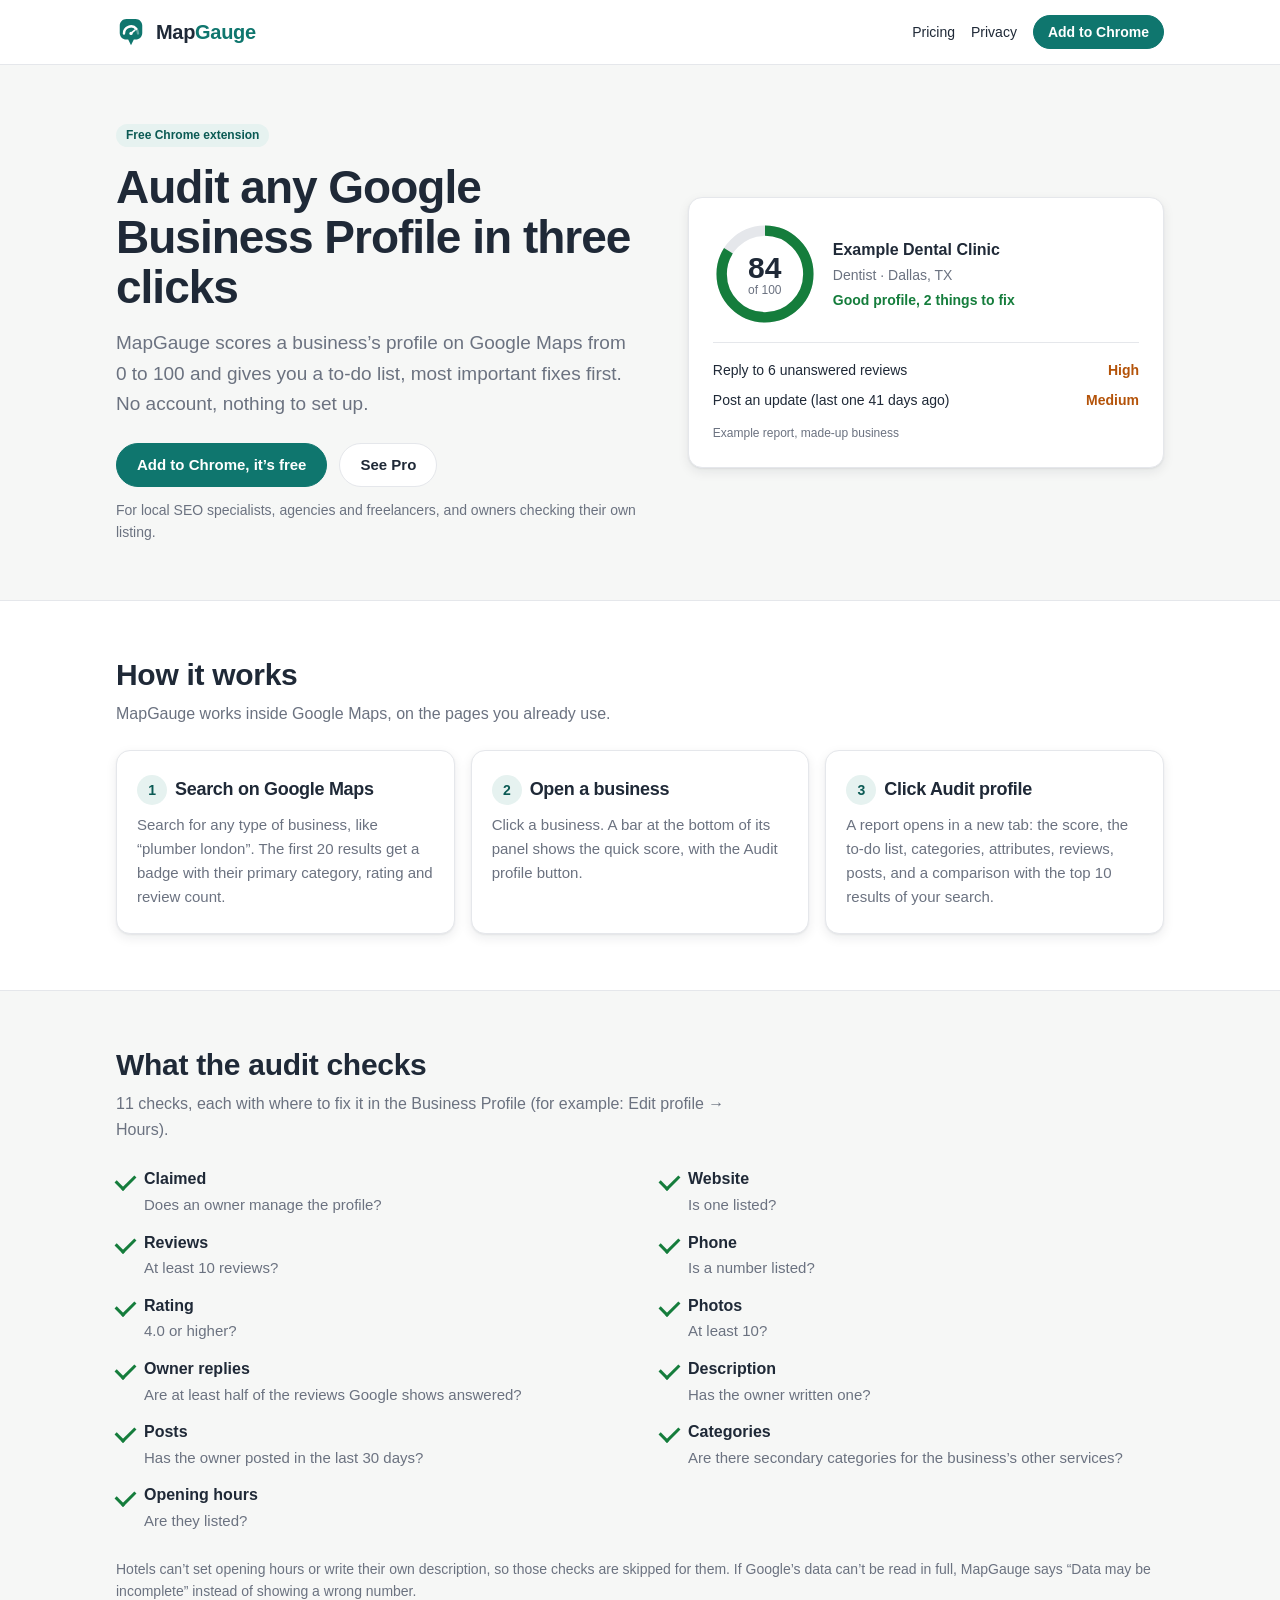
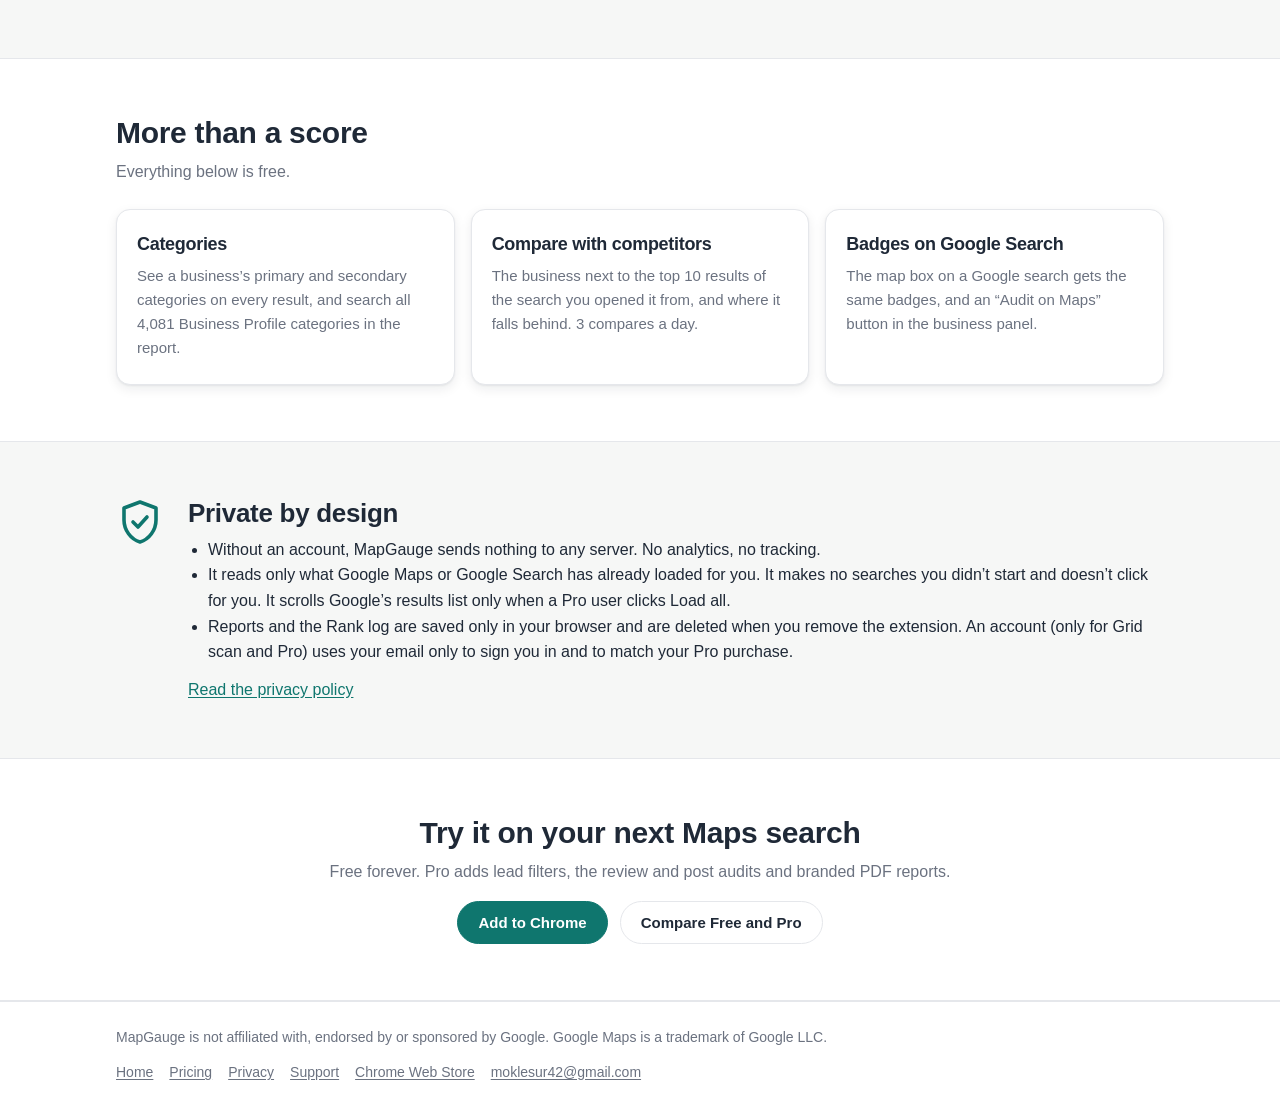
<file: index.html>
<!doctype html>
<html lang="en">
<head>
  <meta charset="utf-8">
  <meta name="viewport" content="width=device-width, initial-scale=1">
  <meta name="color-scheme" content="light dark">
  <meta name="referrer" content="no-referrer">
  <title>MapGauge: Google Business Profile audit on Google Maps</title>
  <meta name="description" content="A free Chrome extension that scores any Google Business Profile from 0 to 100 on Google Maps and tells you what to fix first. No account, no tracking.">
  <link rel="icon" href="assets/icon-32.png" sizes="32x32">
  <link rel="apple-touch-icon" href="assets/icon-128.png">
  <link rel="stylesheet" href="assets/tokens.css">
  <link rel="stylesheet" href="site.css">
</head>
<body>
  <a class="skip" href="#main">Skip to content</a>
<header class="site-head">
  <div class="wrap">
    <a class="wm" href="./"><img src="assets/mapgauge-pin.svg" width="30" height="30" alt=""><span>Map<b>Gauge</b></span></a>
    <nav class="nav" aria-label="Main">
      <a href="pricing.html">Pricing</a>
      <a href="privacy.html">Privacy</a>
      <a class="btn primary small" href="https://chromewebstore.google.com/detail/imhdnnjecgkalcekgkhhnkkhgpeopabd">Add to Chrome</a>
    </nav>
  </div>
</header>

  <main id="main">
    <section class="hero">
      <div class="wrap">
        <div>
          <span class="pill">Free Chrome extension</span>
          <h1>Audit any Google Business Profile in three clicks</h1>
          <p class="lead">MapGauge scores a business’s profile on Google Maps from 0 to 100 and gives you a to-do list, most important fixes first. No account, nothing to set up.</p>
          <div class="actions">
            <a class="btn primary" href="https://chromewebstore.google.com/detail/imhdnnjecgkalcekgkhhnkkhgpeopabd">Add to Chrome, it’s free</a>
            <a class="btn" href="pricing.html">See Pro</a>
          </div>
          <p class="note">For local SEO specialists, agencies and freelancers, and owners checking their own listing.</p>
        </div>

        <figure class="card example" aria-label="Example report">
          <div class="example-head">
            <span class="ring-wrap" aria-hidden="true">
              <svg class="ring" viewBox="0 0 120 120">
                <circle class="track" cx="60" cy="60" r="50"/>
                <circle class="value" cx="60" cy="60" r="50" pathLength="100" stroke-dasharray="84 100"/>
              </svg>
              <span class="ring-label"><b>84</b><small>of 100</small></span>
            </span>
            <div>
              <b>Example Dental Clinic</b>
              <span class="muted">Dentist · Dallas, TX</span>
              <span class="good">Good profile, 2 things to fix</span>
            </div>
          </div>
          <ul class="todo">
            <li><span>Reply to 6 unanswered reviews</span><b>High</b></li>
            <li><span>Post an update (last one 41 days ago)</span><b>Medium</b></li>
          </ul>
          <figcaption>Example report, made-up business</figcaption>
        </figure>
      </div>
    </section>

    <section class="alt" aria-labelledby="how">
      <div class="wrap">
        <div class="section-head">
          <h2 id="how">How it works</h2>
          <p>MapGauge works inside Google Maps, on the pages you already use.</p>
        </div>
        <ol class="grid">
          <li class="card">
            <h3><span class="num">1</span>Search on Google Maps</h3>
            <p>Search for any type of business, like “plumber london”. The first 20 results get a badge with their primary category, rating and review count.</p>
          </li>
          <li class="card">
            <h3><span class="num">2</span>Open a business</h3>
            <p>Click a business. A bar at the bottom of its panel shows the quick score, with the Audit profile button.</p>
          </li>
          <li class="card">
            <h3><span class="num">3</span>Click Audit profile</h3>
            <p>A report opens in a new tab: the score, the to-do list, categories, attributes, reviews, posts, and a comparison with the top 10 results of your search.</p>
          </li>
        </ol>
      </div>
    </section>

    <section aria-labelledby="checks">
      <div class="wrap">
        <div class="section-head">
          <h2 id="checks">What the audit checks</h2>
          <p>11 checks, each with where to fix it in the Business Profile (for example: Edit profile → Hours).</p>
        </div>
        <ul class="checks">
          <li><b>Claimed</b><span>Does an owner manage the profile?</span></li>
          <li><b>Reviews</b><span>At least 10 reviews?</span></li>
          <li><b>Rating</b><span>4.0 or higher?</span></li>
          <li><b>Owner replies</b><span>Are at least half of the reviews Google shows answered?</span></li>
          <li><b>Posts</b><span>Has the owner posted in the last 30 days?</span></li>
          <li><b>Opening hours</b><span>Are they listed?</span></li>
          <li><b>Website</b><span>Is one listed?</span></li>
          <li><b>Phone</b><span>Is a number listed?</span></li>
          <li><b>Photos</b><span>At least 10?</span></li>
          <li><b>Description</b><span>Has the owner written one?</span></li>
          <li><b>Categories</b><span>Are there secondary categories for the business’s other services?</span></li>
        </ul>
        <p class="note">Hotels can’t set opening hours or write their own description, so those checks are skipped for them. If Google’s data can’t be read in full, MapGauge says “Data may be incomplete” instead of showing a wrong number.</p>
      </div>
    </section>

    <section class="alt" aria-labelledby="more">
      <div class="wrap">
        <div class="section-head">
          <h2 id="more">More than a score</h2>
          <p>Everything below is free.</p>
        </div>
        <ul class="grid">
          <li class="card">
            <h3>Categories</h3>
            <p>See a business’s primary and secondary categories on every result, and search all 4,081 Business Profile categories in the report.</p>
          </li>
          <li class="card">
            <h3>Compare with competitors</h3>
            <p>The business next to the top 10 results of the search you opened it from, and where it falls behind. 3 compares a day.</p>
          </li>
          <li class="card">
            <h3>Badges on Google Search</h3>
            <p>The map box on a Google search gets the same badges, and an “Audit on Maps” button in the business panel.</p>
          </li>
        </ul>
      </div>
    </section>

    <section class="privacy-band" aria-labelledby="private">
      <div class="wrap">
        <svg class="shield" viewBox="0 0 24 24" aria-hidden="true"><path d="M12 2 4 5v6c0 5 3.4 9.7 8 11 4.6-1.3 8-6 8-11V5l-8-3z"/><path d="m8.5 12 2.5 2.5 4.5-5"/></svg>
        <div>
          <h2 id="private">Private by design</h2>
          <ul>
            <li>Without an account, MapGauge sends nothing to any server. No analytics, no tracking.</li>
            <li>It reads only what Google Maps or Google Search has already loaded for you. It makes no searches you didn’t start and doesn’t click for you. It scrolls Google’s results list only when a Pro user clicks Load all.</li>
            <li>Reports and the Rank log are saved only in your browser and are deleted when you remove the extension. An account (only for Grid scan and Pro) uses your email only to sign you in and to match your Pro purchase.</li>
          </ul>
          <a href="privacy.html">Read the privacy policy</a>
        </div>
      </div>
    </section>

    <section class="alt cta" aria-labelledby="start">
      <div class="wrap">
        <h2 id="start">Try it on your next Maps search</h2>
        <p class="muted">Free forever. Pro adds lead filters, the review and post audits and branded PDF reports.</p>
        <div class="actions">
          <a class="btn primary" href="https://chromewebstore.google.com/detail/imhdnnjecgkalcekgkhhnkkhgpeopabd">Add to Chrome</a>
          <a class="btn" href="pricing.html">Compare Free and Pro</a>
        </div>
      </div>
    </section>
  </main>

  <footer class="site-foot">
  <div class="wrap">
    <span>MapGauge is not affiliated with, endorsed by or sponsored by Google. Google Maps is a trademark of Google LLC.</span>
    <nav aria-label="Footer">
      <a href="./">Home</a>
      <a href="pricing.html">Pricing</a>
      <a href="privacy.html">Privacy</a>
      <a href="support.html">Support</a>
      <a href="https://chromewebstore.google.com/detail/imhdnnjecgkalcekgkhhnkkhgpeopabd">Chrome Web Store</a>
      <a href="mailto:moklesur42@gmail.com">moklesur42@gmail.com</a>
    </nav>
  </div>
</footer>
</body>
</html>
</file>
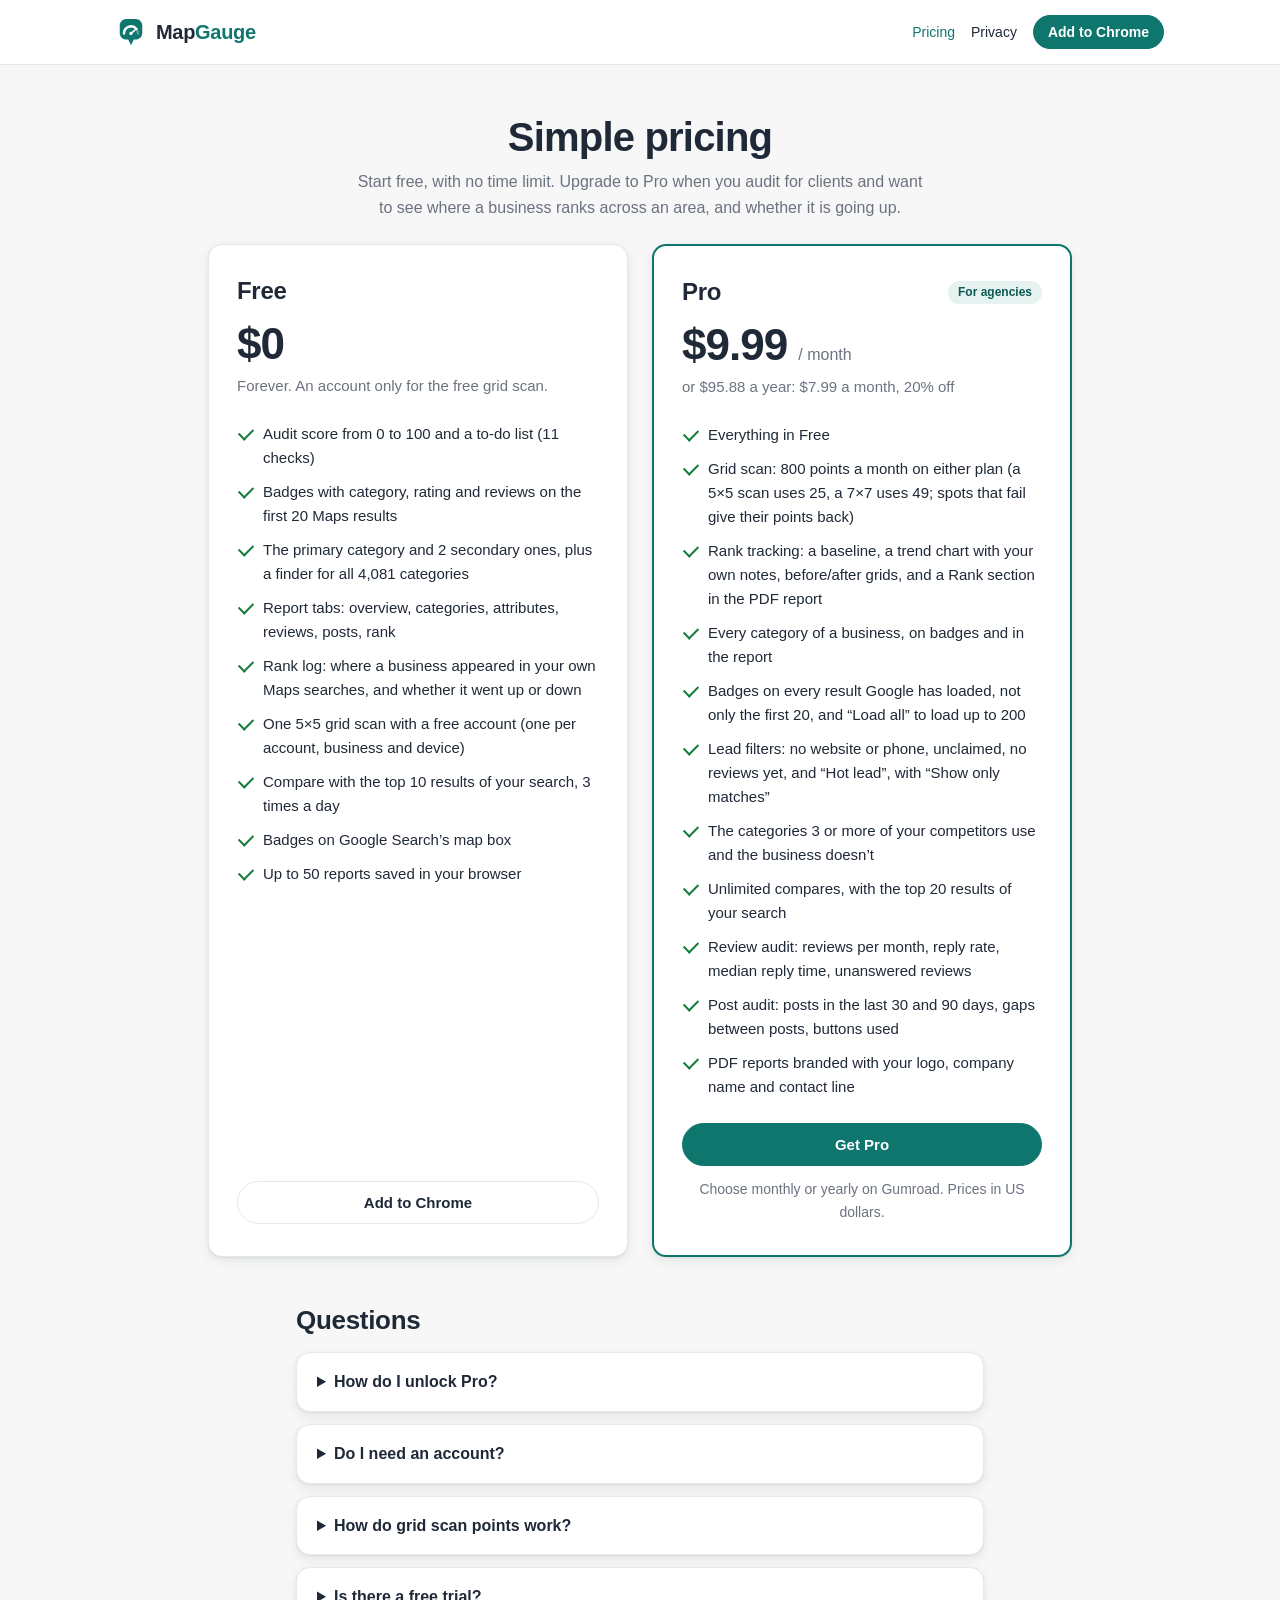
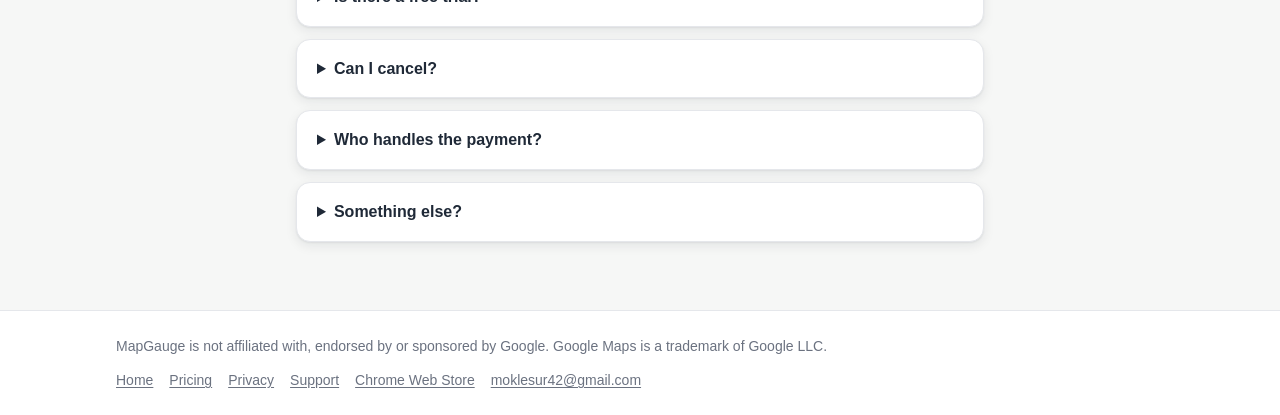
<file: pricing.html>
<!doctype html>
<html lang="en">
<head>
  <meta charset="utf-8">
  <meta name="viewport" content="width=device-width, initial-scale=1">
  <meta name="color-scheme" content="light dark">
  <meta name="referrer" content="no-referrer">
  <title>MapGauge pricing: Free and Pro</title>
  <meta name="description" content="MapGauge is free, with one free grid scan when you sign in. Pro adds 800 grid scan points a month, rank tracking, every category, lead filters, the review and post audits, unlimited compares and branded PDF reports for $9.99 a month or $95.88 a year.">
  <link rel="icon" href="assets/icon-32.png" sizes="32x32">
  <link rel="apple-touch-icon" href="assets/icon-128.png">
  <link rel="stylesheet" href="assets/tokens.css">
  <link rel="stylesheet" href="site.css">
</head>
<body>
  <a class="skip" href="#main">Skip to content</a>
<header class="site-head">
  <div class="wrap">
    <a class="wm" href="./"><img src="assets/mapgauge-pin.svg" width="30" height="30" alt=""><span>Map<b>Gauge</b></span></a>
    <nav class="nav" aria-label="Main">
      <a href="pricing.html" aria-current="page">Pricing</a>
      <a href="privacy.html">Privacy</a>
      <a class="btn primary small" href="https://chromewebstore.google.com/detail/imhdnnjecgkalcekgkhhnkkhgpeopabd">Add to Chrome</a>
    </nav>
  </div>
</header>

  <main id="main">
    <div class="wrap">
      <header class="page-head">
        <h1>Simple pricing</h1>
        <p>Start free, with no time limit. Upgrade to Pro when you audit for clients and want to see where a business ranks across an area, and whether it is going up.</p>
      </header>

      <div class="plans">
        <section class="card plan" aria-labelledby="free">
          <div class="plan-head"><h2 id="free">Free</h2></div>
          <p class="price">$0</p>
          <p class="price-note">Forever. An account only for the free grid scan.</p>
          <ul class="features">
            <li>Audit score from 0 to 100 and a to-do list (11 checks)</li>
            <li>Badges with category, rating and reviews on the first 20 Maps results</li>
            <li>The primary category and 2 secondary ones, plus a finder for all 4,081 categories</li>
            <li>Report tabs: overview, categories, attributes, reviews, posts, rank</li>
            <li>Rank log: where a business appeared in your own Maps searches, and whether it went up or down</li>
            <li>One 5×5 grid scan with a free account (one per account, business and device)</li>
            <li>Compare with the top 10 results of your search, 3 times a day</li>
            <li>Badges on Google Search’s map box</li>
            <li>Up to 50 reports saved in your browser</li>
          </ul>
          <a class="btn" href="https://chromewebstore.google.com/detail/imhdnnjecgkalcekgkhhnkkhgpeopabd">Add to Chrome</a>
        </section>

        <section class="card plan pro" aria-labelledby="pro">
          <div class="plan-head"><h2 id="pro">Pro</h2><span class="pill">For agencies</span></div>
          <p class="price">$9.99 <small>/ month</small></p>
          <p class="price-note">or $95.88 a year: $7.99 a month, 20% off</p>
          <ul class="features">
            <li>Everything in Free</li>
            <li>Grid scan: 800 points a month on either plan (a 5×5 scan uses 25, a 7×7 uses 49; spots that fail give their points back)</li>
            <li>Rank tracking: a baseline, a trend chart with your own notes, before/after grids, and a Rank section in the PDF report</li>
            <li>Every category of a business, on badges and in the report</li>
            <li>Badges on every result Google has loaded, not only the first 20, and “Load all” to load up to 200</li>
            <li>Lead filters: no website or phone, unclaimed, no reviews yet, and “Hot lead”, with “Show only matches”</li>
            <li>The categories 3 or more of your competitors use and the business doesn’t</li>
            <li>Unlimited compares, with the top 20 results of your search</li>
            <li>Review audit: reviews per month, reply rate, median reply time, unanswered reviews</li>
            <li>Post audit: posts in the last 30 and 90 days, gaps between posts, buttons used</li>
            <li>PDF reports branded with your logo, company name and contact line</li>
          </ul>
          <a class="btn primary" href="https://mapgauge.gumroad.com/l/pro">Get Pro</a>
          <p class="after">Choose monthly or yearly on Gumroad. Prices in US dollars.</p>
        </section>
      </div>
    </div>

    <section class="faq" aria-labelledby="questions">
      <div class="wrap">
        <h2 id="questions">Questions</h2>
        <details class="card">
          <summary>How do I unlock Pro?</summary>
          <p>Buy Pro on Gumroad. In MapGauge, sign in with the email you bought it with: MapGauge emails you a 6-digit code, no password. Then open Restore Pro in the account window and click “Look up my purchase”, or enter the licence key from your Gumroad email. Signing in alone doesn’t turn Pro on, and the purchase’s email must match your account’s.</p>
        </details>
        <details class="card">
          <summary>Do I need an account?</summary>
          <p>Only for Grid scan and Restore Pro. Audits, badges, compares, saved reports and the Rank log work without one and stay in your browser. A licence key pasted on MapGauge’s Pro page still unlocks the Pro features that run in your browser; Grid scan always uses your account.</p>
        </details>
        <details class="card">
          <summary>How do grid scan points work?</summary>
          <p>One point is one search at one spot of the grid: a 5×5 scan uses 25 points, a 7×7 uses 49. Pro includes 800 points a month, monthly or yearly; they come back every month on the day you bought Pro, and unused points don’t carry over. Spots that couldn’t be checked give their points back. A free account gets one 5×5 scan instead.</p>
        </details>
        <details class="card">
          <summary>Is there a free trial?</summary>
          <p>No, but the Free plan has no time limit, and a free account includes one grid scan, so you can try MapGauge as long as you like before you decide.</p>
        </details>
        <details class="card">
          <summary>Can I cancel?</summary>
          <p>Yes, any time on Gumroad. Pro keeps working until the end of the month or year you paid for, then your account goes back to the Free plan. Your saved reports and Rank log stay in your browser.</p>
        </details>
        <details class="card">
          <summary>Who handles the payment?</summary>
          <p>Gumroad. MapGauge never sees your card details. What MapGauge sends and keeps for your account and Grid scan is in the <a href="privacy.html">privacy policy</a>.</p>
        </details>
        <details class="card">
          <summary>Something else?</summary>
          <p>Email <a href="mailto:moklesur42@gmail.com">moklesur42@gmail.com</a>.</p>
        </details>
      </div>
    </section>
  </main>

  <footer class="site-foot">
  <div class="wrap">
    <span>MapGauge is not affiliated with, endorsed by or sponsored by Google. Google Maps is a trademark of Google LLC.</span>
    <nav aria-label="Footer">
      <a href="./">Home</a>
      <a href="pricing.html">Pricing</a>
      <a href="privacy.html">Privacy</a>
      <a href="support.html">Support</a>
      <a href="https://chromewebstore.google.com/detail/imhdnnjecgkalcekgkhhnkkhgpeopabd">Chrome Web Store</a>
      <a href="mailto:moklesur42@gmail.com">moklesur42@gmail.com</a>
    </nav>
  </div>
</footer>
</body>
</html>
</file>
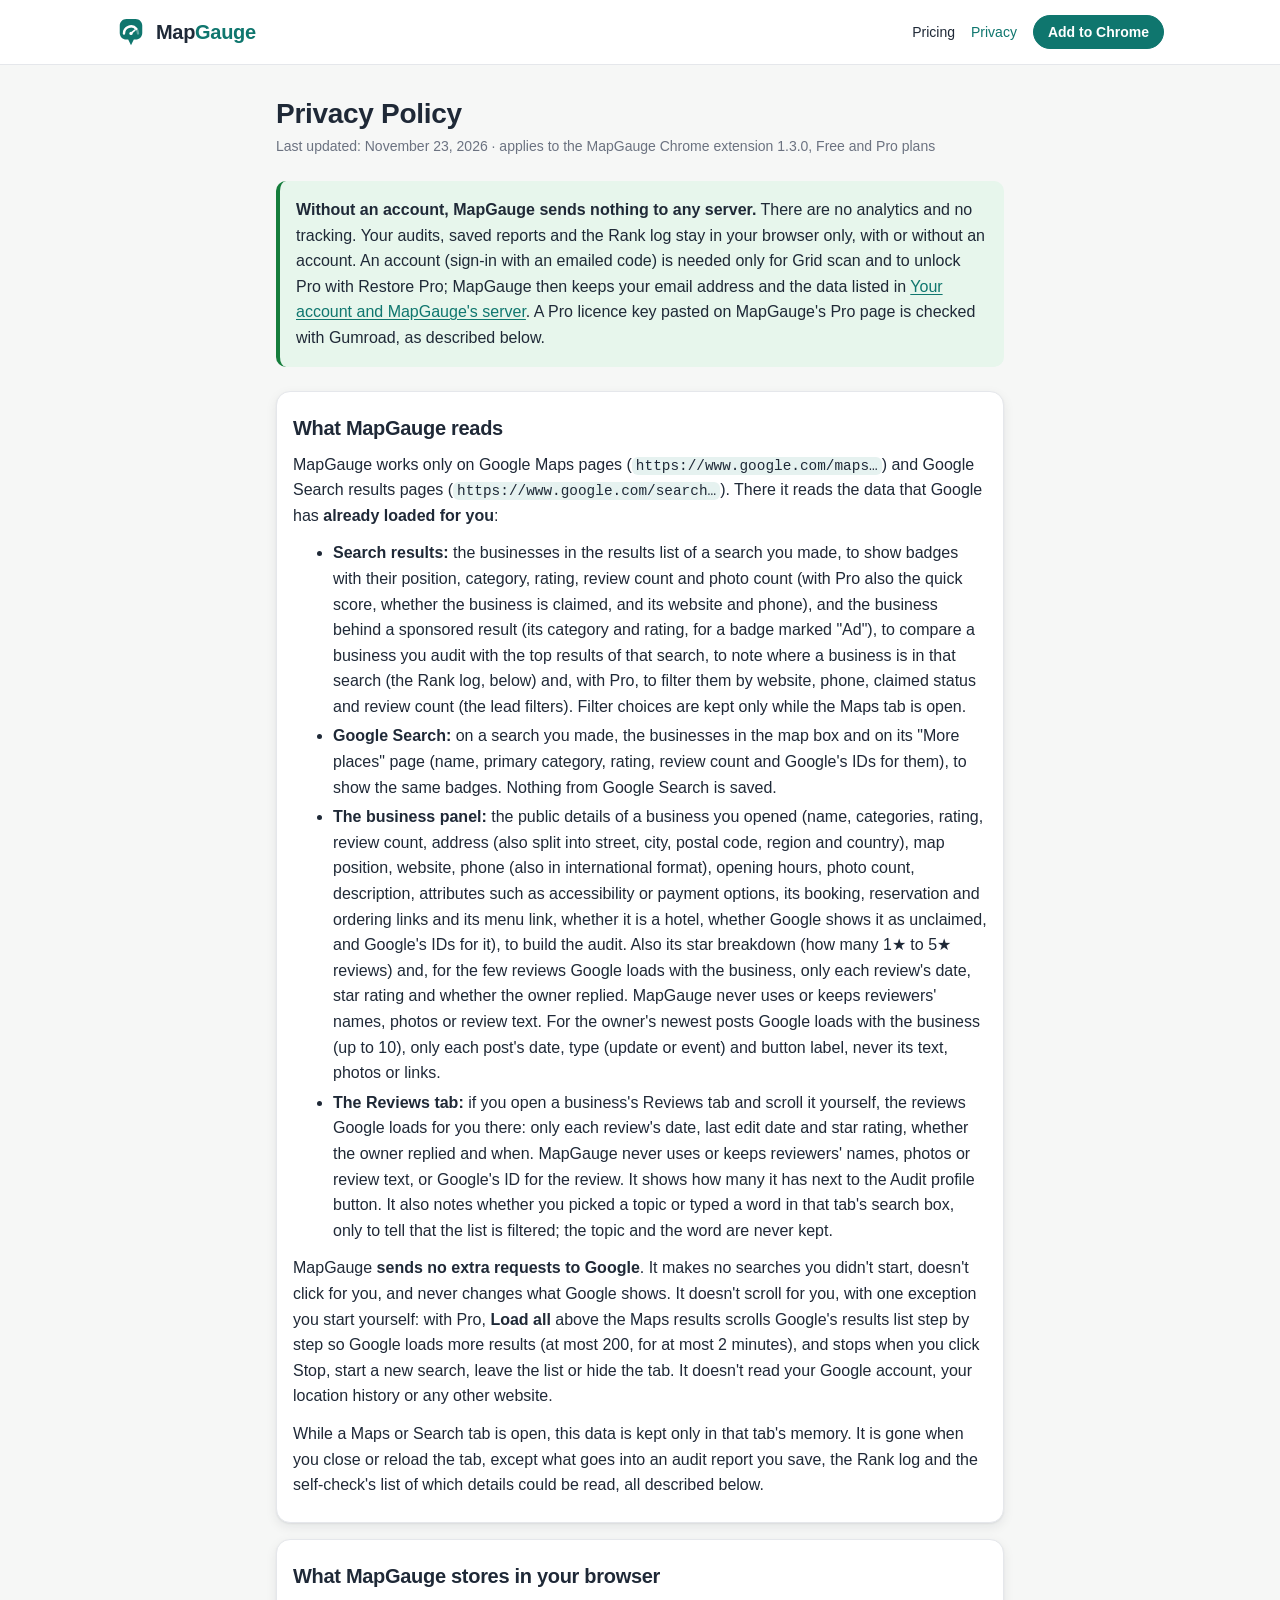
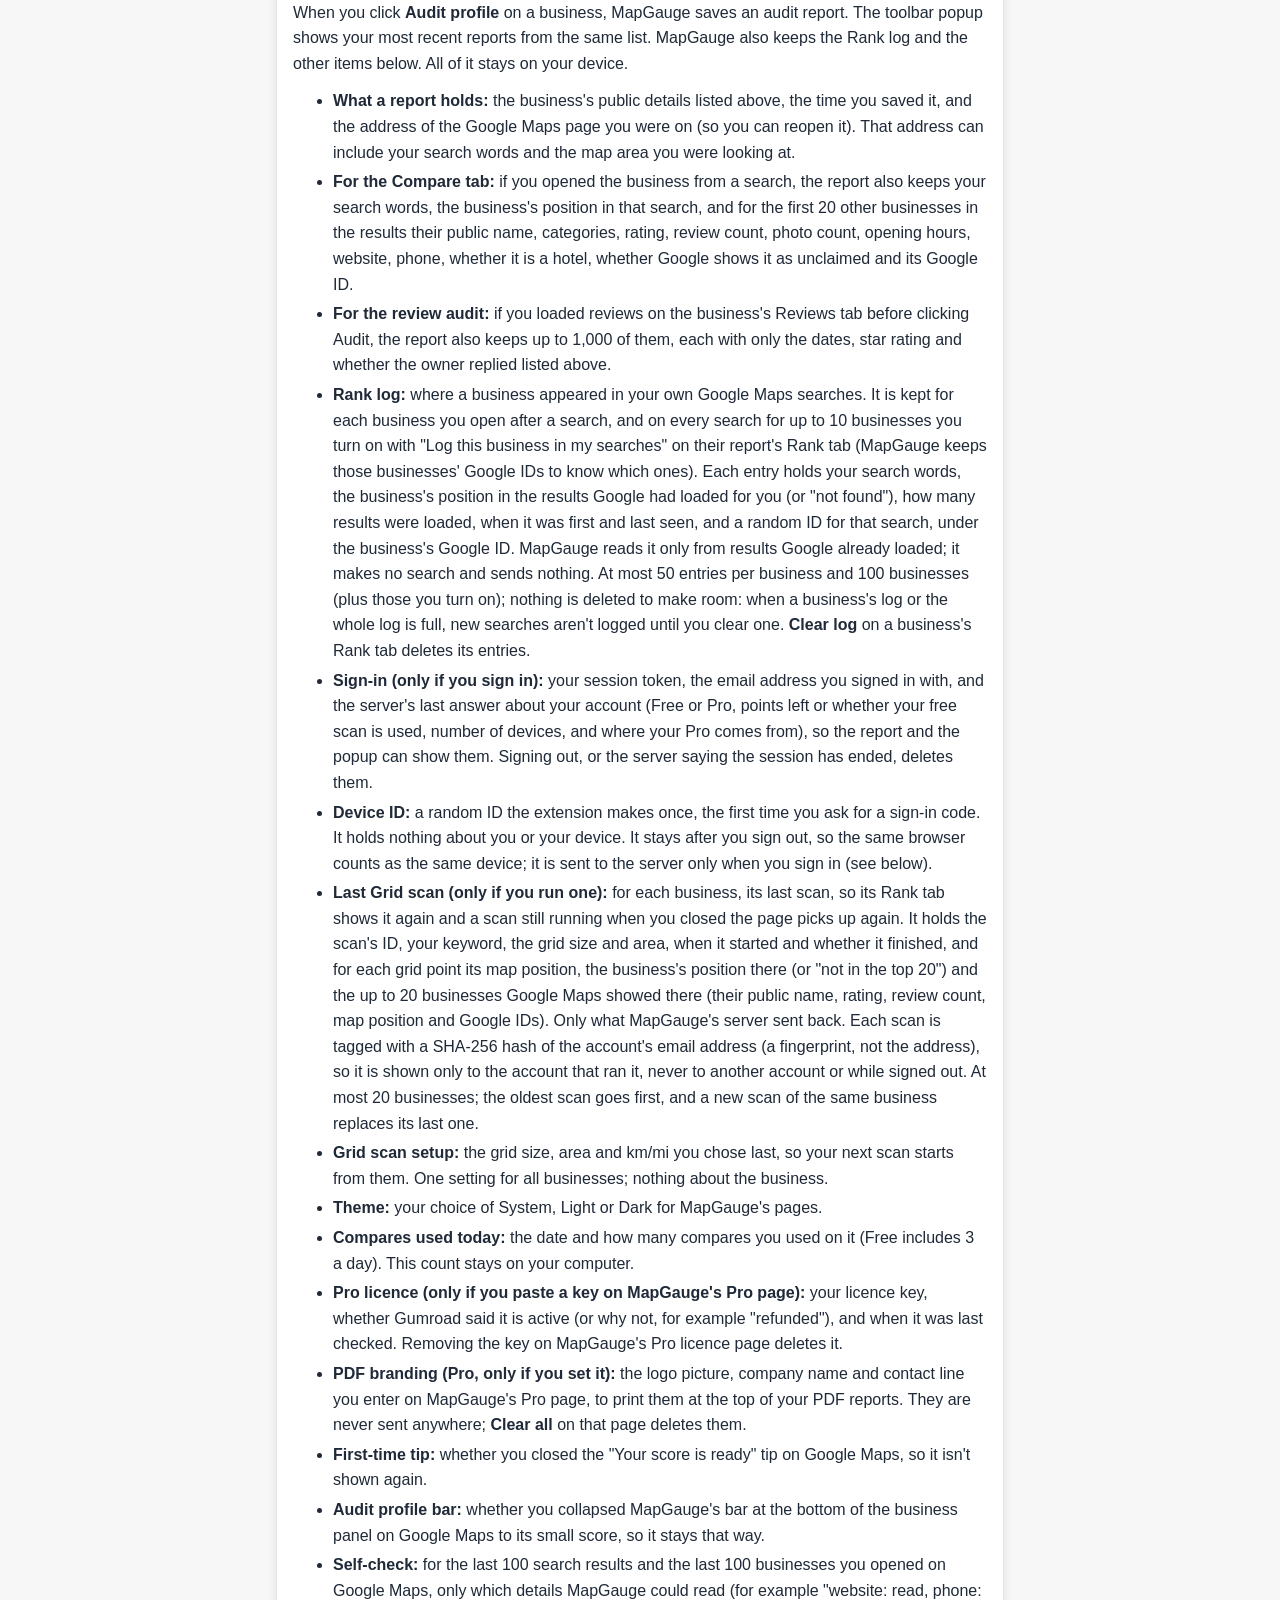
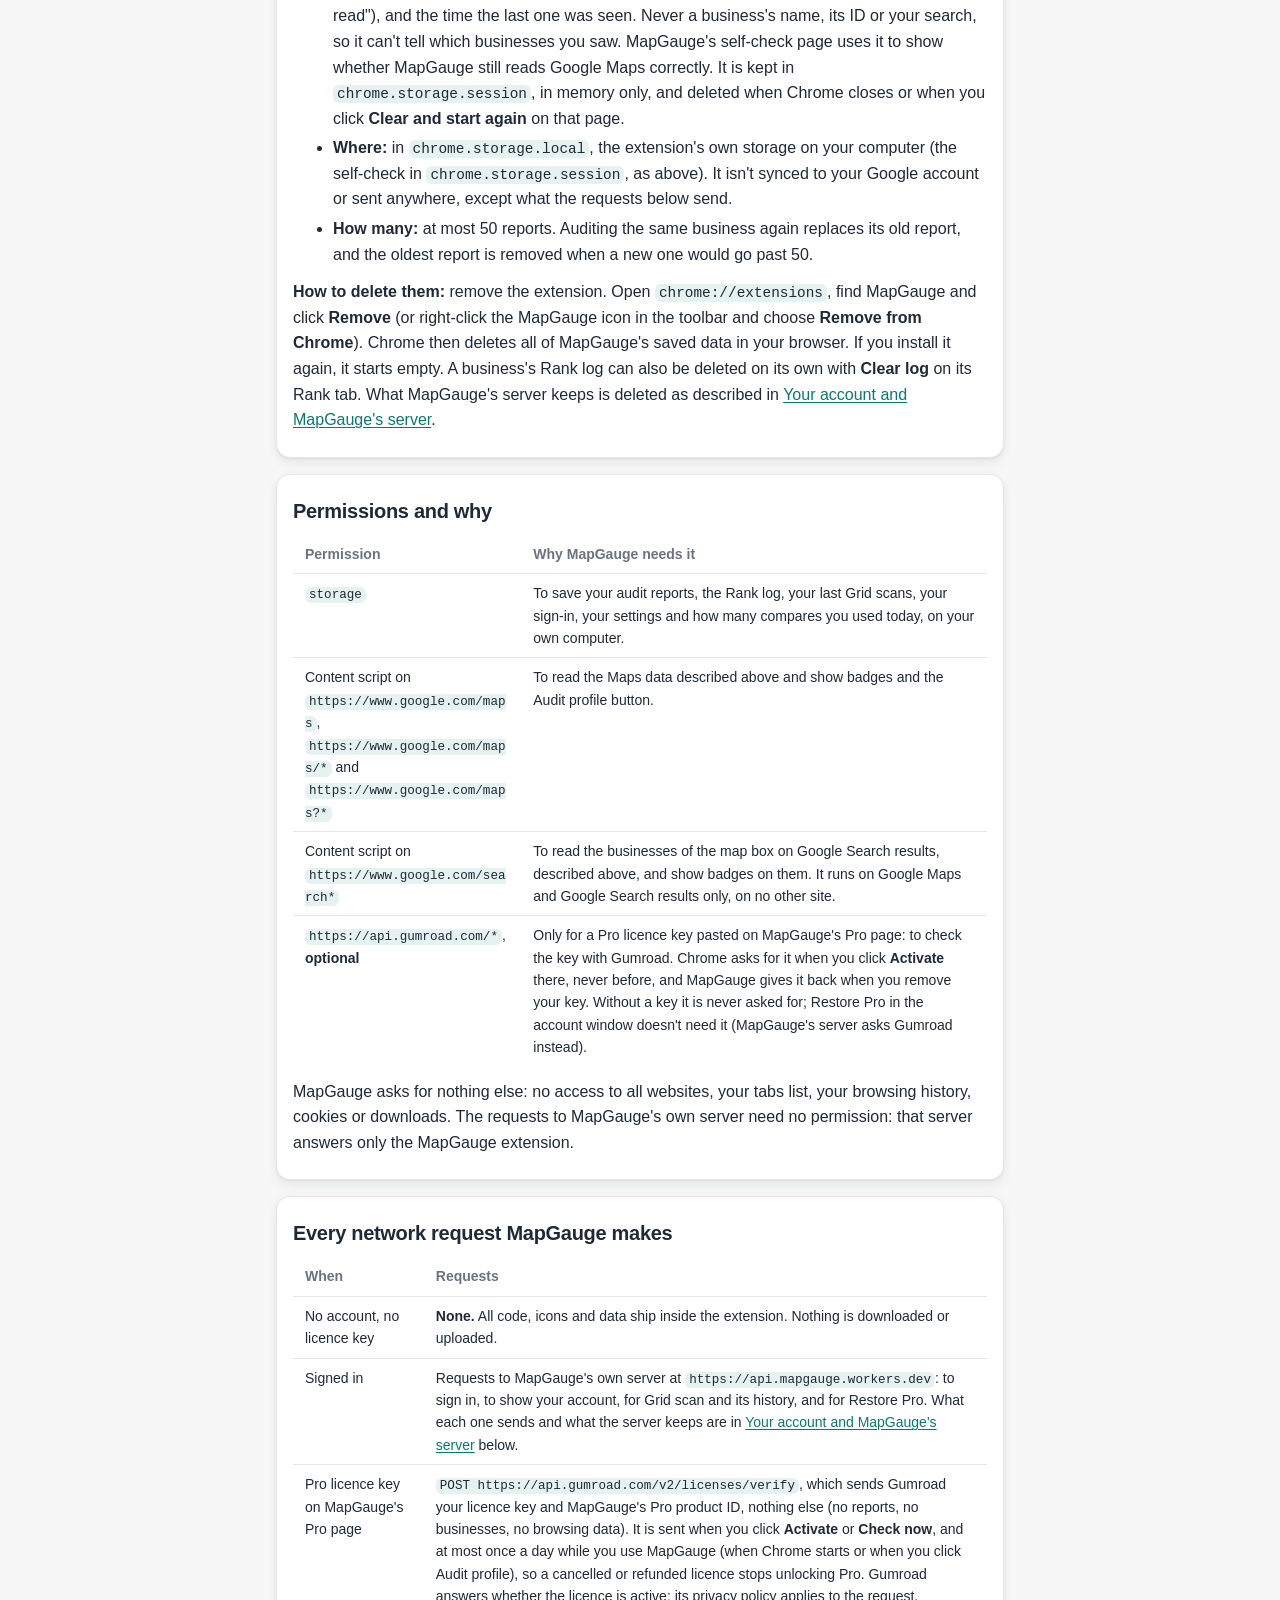
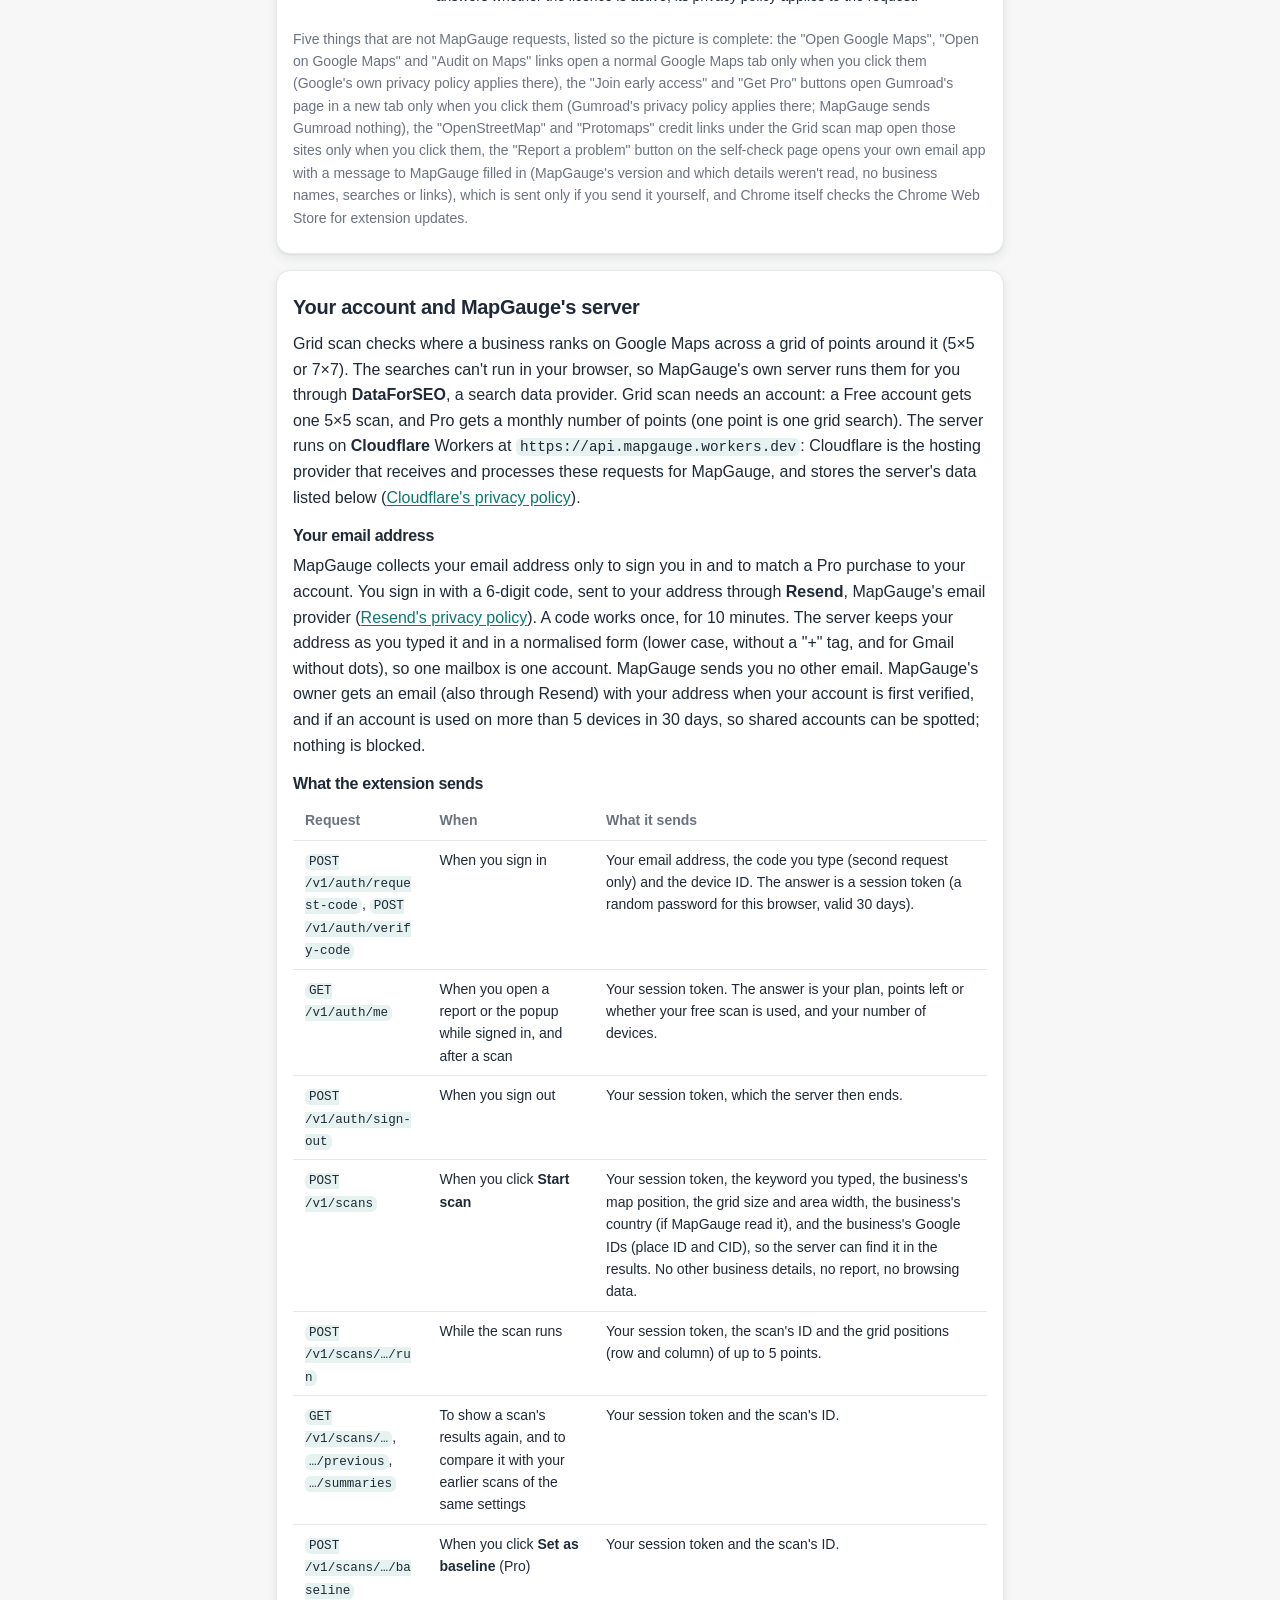
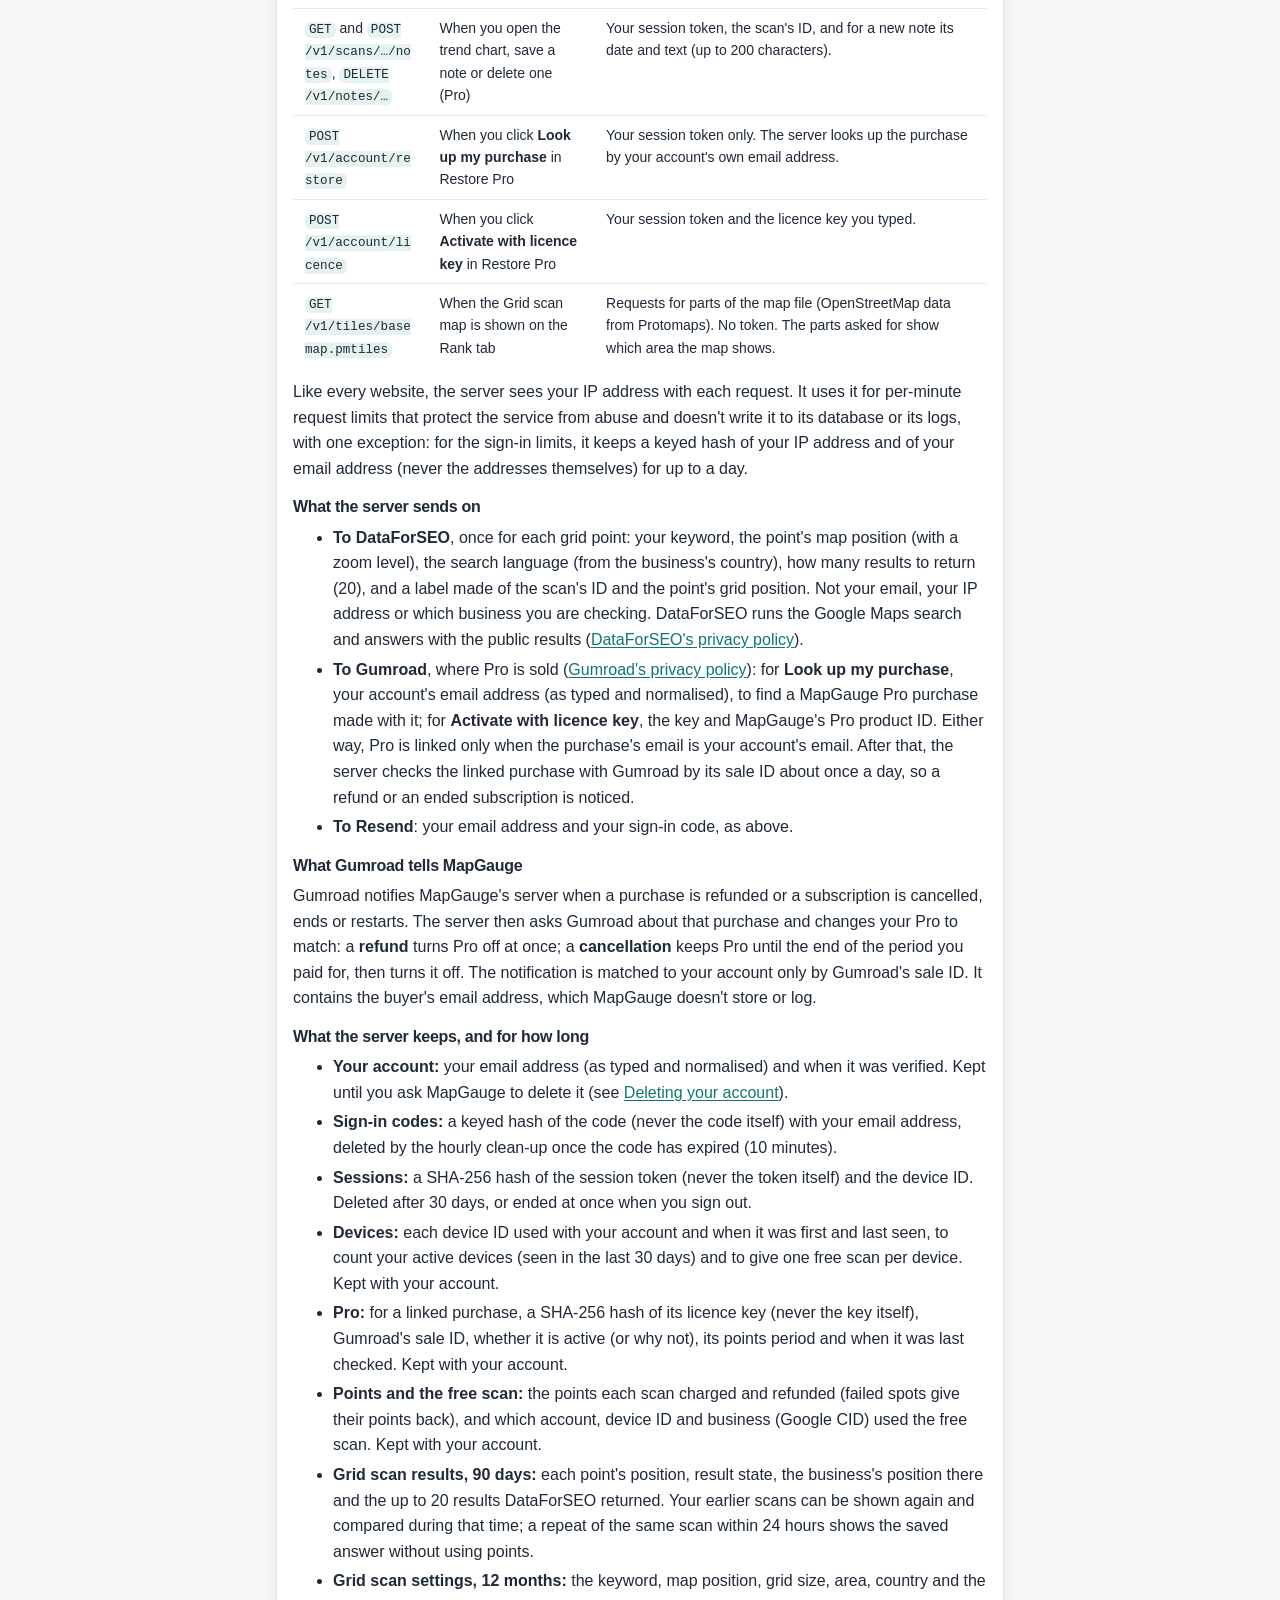
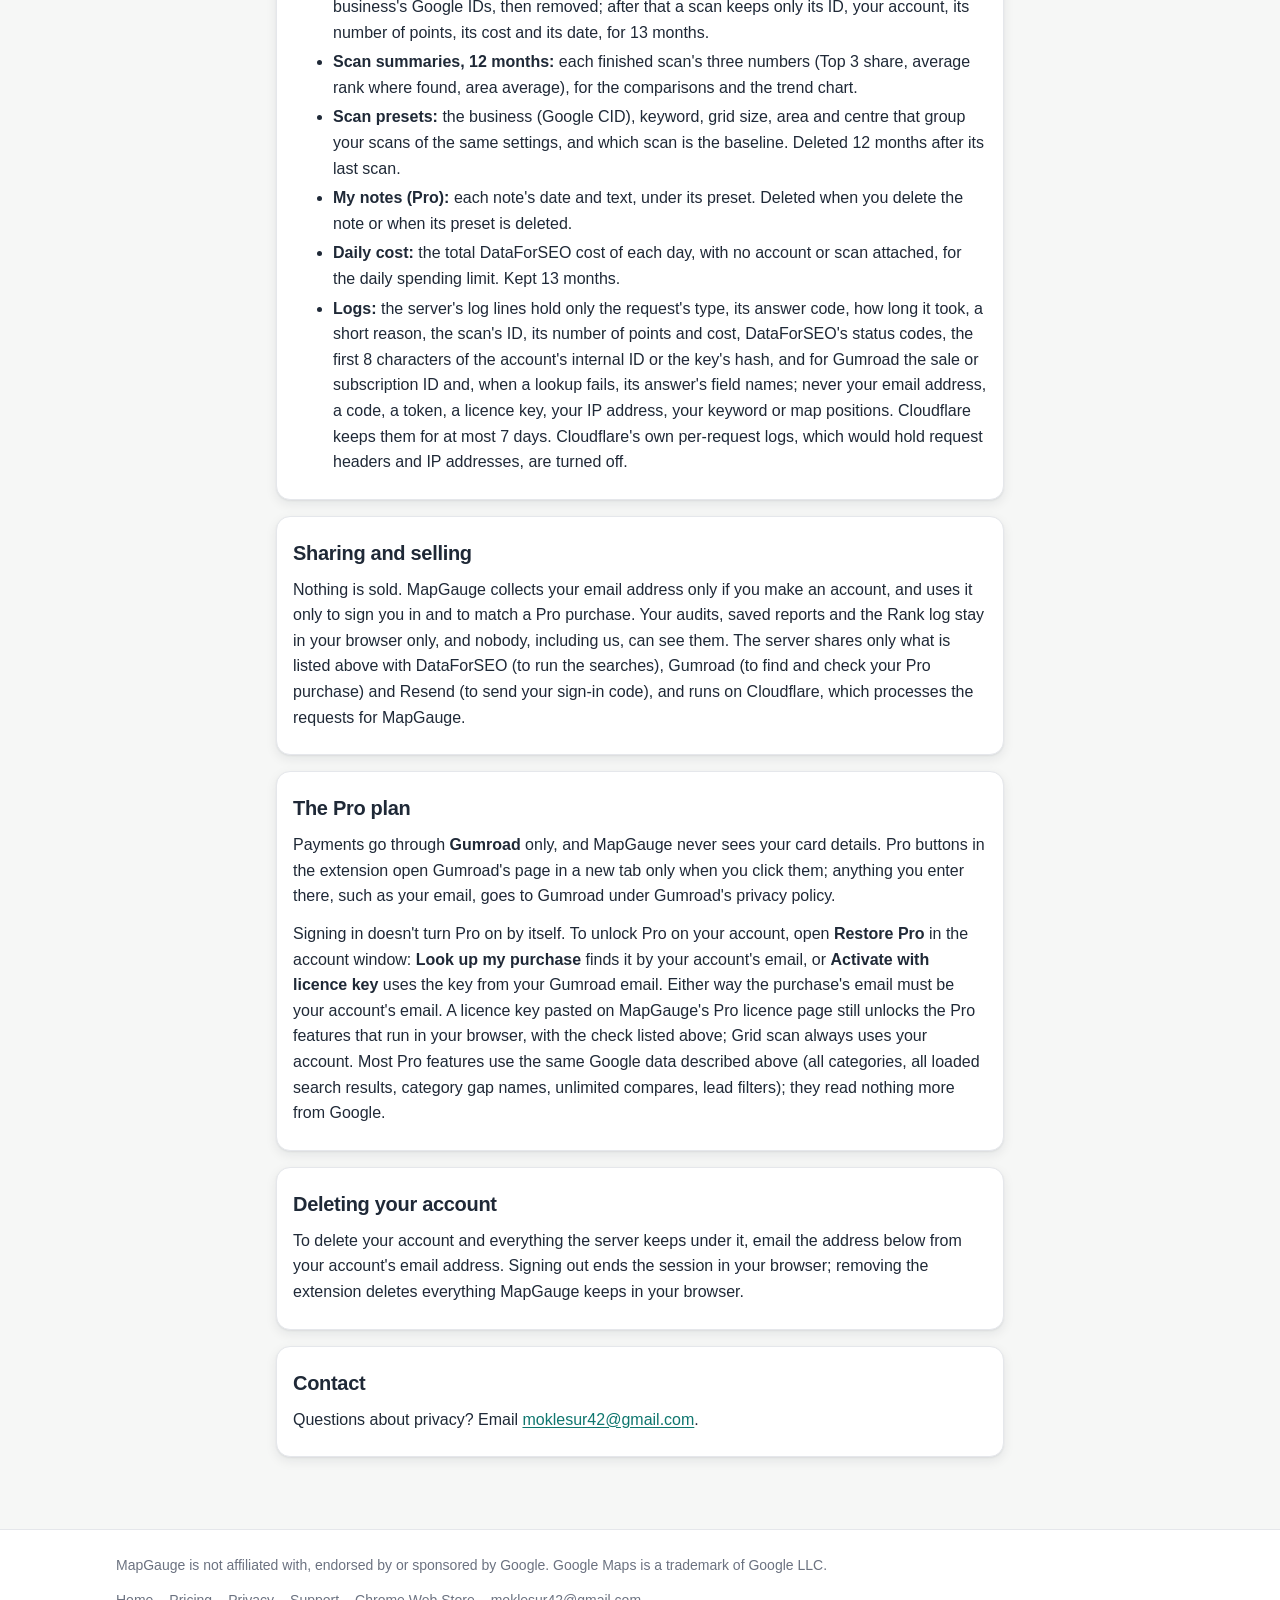
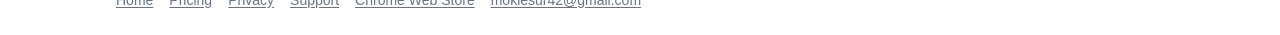
<file: privacy.html>
<!doctype html>
<!--
  MapGauge privacy policy, as served on the website. Every claim here must match the extension that is
  LIVE in the Chrome Web Store. This file holds the 1.3.0 text (accounts, Grid scan, Restore Pro), the same sections as
  docs/privacy.html: deploy it (npm run site:deploy -- --push) at the 1.3.0 upload, not before (see HANDOFF.md).
  Update the page (and "Last updated") BEFORE shipping any change that adds a permission, stored data or
  a network request.
-->
<html lang="en">
<head>
  <meta charset="utf-8">
  <meta name="viewport" content="width=device-width, initial-scale=1">
  <meta name="color-scheme" content="light dark">
  <meta name="referrer" content="no-referrer">
  <title>MapGauge Privacy Policy</title>
  <meta name="description" content="Without an account, MapGauge sends nothing to any server: no analytics, no tracking. An account (email sign-in) is needed only for Grid scan and Restore Pro.">
  <link rel="icon" href="assets/icon-32.png" sizes="32x32">
  <link rel="apple-touch-icon" href="assets/icon-128.png">
  <link rel="stylesheet" href="assets/tokens.css">
  <link rel="stylesheet" href="site.css">
</head>
<body>
  <a class="skip" href="#main">Skip to content</a>
<header class="site-head">
  <div class="wrap">
    <a class="wm" href="./"><img src="assets/mapgauge-pin.svg" width="30" height="30" alt=""><span>Map<b>Gauge</b></span></a>
    <nav class="nav" aria-label="Main">
      <a href="pricing.html">Pricing</a>
      <a href="privacy.html" aria-current="page">Privacy</a>
      <a class="btn primary small" href="https://chromewebstore.google.com/detail/imhdnnjecgkalcekgkhhnkkhgpeopabd">Add to Chrome</a>
    </nav>
  </div>
</header>

  <main id="main" class="policy">
    <h1>Privacy Policy</h1>
    <p class="muted">Last updated: November 23, 2026 · applies to the MapGauge Chrome extension 1.3.0, Free and Pro plans</p>

    <div class="summary">
      <p><strong>Without an account, MapGauge sends nothing to any server.</strong> There are no analytics and no tracking. Your audits, saved reports and the Rank log stay in your browser only, with or without an account. An account (sign-in with an emailed code) is needed only for Grid scan and to unlock Pro with Restore Pro; MapGauge then keeps your email address and the data listed in <a href="#account">Your account and MapGauge's server</a>. A Pro licence key pasted on MapGauge's Pro page is checked with Gumroad, as described below.</p>
    </div>

    <section class="card" id="reads">
      <h2>What MapGauge reads</h2>
      <p>MapGauge works only on Google Maps pages (<code>https://www.google.com/maps…</code>) and Google Search results pages (<code>https://www.google.com/search…</code>). There it reads the data that Google has <strong>already loaded for you</strong>:</p>
      <ul>
        <li><strong>Search results:</strong> the businesses in the results list of a search you made, to show badges with their position, category, rating, review count and photo count (with Pro also the quick score, whether the business is claimed, and its website and phone), and the business behind a sponsored result (its category and rating, for a badge marked "Ad"), to compare a business you audit with the top results of that search, to note where a business is in that search (the Rank log, below) and, with Pro, to filter them by website, phone, claimed status and review count (the lead filters). Filter choices are kept only while the Maps tab is open.</li>
        <li><strong>Google Search:</strong> on a search you made, the businesses in the map box and on its "More places" page (name, primary category, rating, review count and Google's IDs for them), to show the same badges. Nothing from Google Search is saved.</li>
        <li><strong>The business panel:</strong> the public details of a business you opened (name, categories, rating, review count, address (also split into street, city, postal code, region and country), map position, website, phone (also in international format), opening hours, photo count, description, attributes such as accessibility or payment options, its booking, reservation and ordering links and its menu link, whether it is a hotel, whether Google shows it as unclaimed, and Google's IDs for it), to build the audit. Also its star breakdown (how many 1★ to 5★ reviews) and, for the few reviews Google loads with the business, only each review's date, star rating and whether the owner replied. MapGauge never uses or keeps reviewers' names, photos or review text. For the owner's newest posts Google loads with the business (up to 10), only each post's date, type (update or event) and button label, never its text, photos or links.</li>
        <li><strong>The Reviews tab:</strong> if you open a business's Reviews tab and scroll it yourself, the reviews Google loads for you there: only each review's date, last edit date and star rating, whether the owner replied and when. MapGauge never uses or keeps reviewers' names, photos or review text, or Google's ID for the review. It shows how many it has next to the Audit profile button. It also notes whether you picked a topic or typed a word in that tab's search box, only to tell that the list is filtered; the topic and the word are never kept.</li>
      </ul>
      <p>MapGauge <strong>sends no extra requests to Google</strong>. It makes no searches you didn't start, doesn't click for you, and never changes what Google shows. It doesn't scroll for you, with one exception you start yourself: with Pro, <strong>Load all</strong> above the Maps results scrolls Google's results list step by step so Google loads more results (at most 200, for at most 2 minutes), and stops when you click Stop, start a new search, leave the list or hide the tab. It doesn't read your Google account, your location history or any other website.</p>
      <p>While a Maps or Search tab is open, this data is kept only in that tab's memory. It is gone when you close or reload the tab, except what goes into an audit report you save, the Rank log and the self-check's list of which details could be read, all described below.</p>
    </section>

    <section class="card" id="stores">
      <h2>What MapGauge stores in your browser</h2>
      <p>When you click <strong>Audit profile</strong> on a business, MapGauge saves an audit report. The toolbar popup shows your most recent reports from the same list. MapGauge also keeps the Rank log and the other items below. All of it stays on your device.</p>
      <ul>
        <li><strong>What a report holds:</strong> the business's public details listed above, the time you saved it, and the address of the Google Maps page you were on (so you can reopen it). That address can include your search words and the map area you were looking at.</li>
        <li><strong>For the Compare tab:</strong> if you opened the business from a search, the report also keeps your search words, the business's position in that search, and for the first 20 other businesses in the results their public name, categories, rating, review count, photo count, opening hours, website, phone, whether it is a hotel, whether Google shows it as unclaimed and its Google ID.</li>
        <li><strong>For the review audit:</strong> if you loaded reviews on the business's Reviews tab before clicking Audit, the report also keeps up to 1,000 of them, each with only the dates, star rating and whether the owner replied listed above.</li>
        <li><strong>Rank log:</strong> where a business appeared in your own Google Maps searches. It is kept for each business you open after a search, and on every search for up to 10 businesses you turn on with "Log this business in my searches" on their report's Rank tab (MapGauge keeps those businesses' Google IDs to know which ones). Each entry holds your search words, the business's position in the results Google had loaded for you (or "not found"), how many results were loaded, when it was first and last seen, and a random ID for that search, under the business's Google ID. MapGauge reads it only from results Google already loaded; it makes no search and sends nothing. At most 50 entries per business and 100 businesses (plus those you turn on); nothing is deleted to make room: when a business's log or the whole log is full, new searches aren't logged until you clear one. <strong>Clear log</strong> on a business's Rank tab deletes its entries.</li>
        <li><strong>Sign-in (only if you sign in):</strong> your session token, the email address you signed in with, and the server's last answer about your account (Free or Pro, points left or whether your free scan is used, number of devices, and where your Pro comes from), so the report and the popup can show them. Signing out, or the server saying the session has ended, deletes them.</li>
        <li><strong>Device ID:</strong> a random ID the extension makes once, the first time you ask for a sign-in code. It holds nothing about you or your device. It stays after you sign out, so the same browser counts as the same device; it is sent to the server only when you sign in (see below).</li>
        <li><strong>Last Grid scan (only if you run one):</strong> for each business, its last scan, so its Rank tab shows it again and a scan still running when you closed the page picks up again. It holds the scan's ID, your keyword, the grid size and area, when it started and whether it finished, and for each grid point its map position, the business's position there (or "not in the top 20") and the up to 20 businesses Google Maps showed there (their public name, rating, review count, map position and Google IDs). Only what MapGauge's server sent back. Each scan is tagged with a SHA-256 hash of the account's email address (a fingerprint, not the address), so it is shown only to the account that ran it, never to another account or while signed out. At most 20 businesses; the oldest scan goes first, and a new scan of the same business replaces its last one.</li>
        <li><strong>Grid scan setup:</strong> the grid size, area and km/mi you chose last, so your next scan starts from them. One setting for all businesses; nothing about the business.</li>
        <li><strong>Theme:</strong> your choice of System, Light or Dark for MapGauge's pages.</li>
        <li><strong>Compares used today:</strong> the date and how many compares you used on it (Free includes 3 a day). This count stays on your computer.</li>
        <li><strong>Pro licence (only if you paste a key on MapGauge's Pro page):</strong> your licence key, whether Gumroad said it is active (or why not, for example "refunded"), and when it was last checked. Removing the key on MapGauge's Pro licence page deletes it.</li>
        <li><strong>PDF branding (Pro, only if you set it):</strong> the logo picture, company name and contact line you enter on MapGauge's Pro page, to print them at the top of your PDF reports. They are never sent anywhere; <strong>Clear all</strong> on that page deletes them.</li>
        <li><strong>First-time tip:</strong> whether you closed the "Your score is ready" tip on Google Maps, so it isn't shown again.</li>
        <li><strong>Audit profile bar:</strong> whether you collapsed MapGauge's bar at the bottom of the business panel on Google Maps to its small score, so it stays that way.</li>
        <li><strong>Self-check:</strong> for the last 100 search results and the last 100 businesses you opened on Google Maps, only which details MapGauge could read (for example "website: read, phone: read"), and the time the last one was seen. Never a business's name, its ID or your search, so it can't tell which businesses you saw. MapGauge's self-check page uses it to show whether MapGauge still reads Google Maps correctly. It is kept in <code>chrome.storage.session</code>, in memory only, and deleted when Chrome closes or when you click <strong>Clear and start again</strong> on that page.</li>
        <li><strong>Where:</strong> in <code>chrome.storage.local</code>, the extension's own storage on your computer (the self-check in <code>chrome.storage.session</code>, as above). It isn't synced to your Google account or sent anywhere, except what the requests below send.</li>
        <li><strong>How many:</strong> at most 50 reports. Auditing the same business again replaces its old report, and the oldest report is removed when a new one would go past 50.</li>
      </ul>
      <p><strong>How to delete them:</strong> remove the extension. Open <code>chrome://extensions</code>, find MapGauge and click <strong>Remove</strong> (or right-click the MapGauge icon in the toolbar and choose <strong>Remove from Chrome</strong>). Chrome then deletes all of MapGauge's saved data in your browser. If you install it again, it starts empty. A business's Rank log can also be deleted on its own with <strong>Clear log</strong> on its Rank tab. What MapGauge's server keeps is deleted as described in <a href="#account">Your account and MapGauge's server</a>.</p>
    </section>

    <section class="card" id="permissions">
      <h2>Permissions and why</h2>
      <div class="table-wrap">
        <table>
          <thead><tr><th scope="col">Permission</th><th scope="col">Why MapGauge needs it</th></tr></thead>
          <tbody>
            <tr><td><code>storage</code></td><td>To save your audit reports, the Rank log, your last Grid scans, your sign-in, your settings and how many compares you used today, on your own computer.</td></tr>
            <tr><td>Content script on <code>https://www.google.com/maps</code>, <code>https://www.google.com/maps/*</code> and <code>https://www.google.com/maps?*</code></td><td>To read the Maps data described above and show badges and the Audit profile button.</td></tr>
            <tr><td>Content script on <code>https://www.google.com/search*</code></td><td>To read the businesses of the map box on Google Search results, described above, and show badges on them. It runs on Google Maps and Google Search results only, on no other site.</td></tr>
            <tr><td><code>https://api.gumroad.com/*</code>, <strong>optional</strong></td><td>Only for a Pro licence key pasted on MapGauge's Pro page: to check the key with Gumroad. Chrome asks for it when you click <strong>Activate</strong> there, never before, and MapGauge gives it back when you remove your key. Without a key it is never asked for; Restore Pro in the account window doesn't need it (MapGauge's server asks Gumroad instead).</td></tr>
          </tbody>
        </table>
      </div>
      <p>MapGauge asks for nothing else: no access to all websites, your tabs list, your browsing history, cookies or downloads. The requests to MapGauge's own server need no permission: that server answers only the MapGauge extension.</p>
    </section>

    <section class="card" id="requests">
      <h2>Every network request MapGauge makes</h2>
      <div class="table-wrap">
        <table>
          <thead><tr><th scope="col">When</th><th scope="col">Requests</th></tr></thead>
          <tbody>
            <tr><td>No account, no licence key</td><td><strong>None.</strong> All code, icons and data ship inside the extension. Nothing is downloaded or uploaded.</td></tr>
            <tr><td>Signed in</td><td>Requests to MapGauge's own server at <code>https://api.mapgauge.workers.dev</code>: to sign in, to show your account, for Grid scan and its history, and for Restore Pro. What each one sends and what the server keeps are in <a href="#account">Your account and MapGauge's server</a> below.</td></tr>
            <tr><td>Pro licence key on MapGauge's Pro page</td><td><code>POST https://api.gumroad.com/v2/licenses/verify</code>, which sends Gumroad your licence key and MapGauge's Pro product ID, nothing else (no reports, no businesses, no browsing data). It is sent when you click <strong>Activate</strong> or <strong>Check now</strong>, and at most once a day while you use MapGauge (when Chrome starts or when you click Audit profile), so a cancelled or refunded licence stops unlocking Pro. Gumroad answers whether the licence is active; its privacy policy applies to the request.</td></tr>
          </tbody>
        </table>
      </div>
      <p class="muted">Five things that are not MapGauge requests, listed so the picture is complete: the "Open Google Maps", "Open on Google Maps" and "Audit on Maps" links open a normal Google Maps tab only when you click them (Google's own privacy policy applies there), the "Join early access" and "Get Pro" buttons open Gumroad's page in a new tab only when you click them (Gumroad's privacy policy applies there; MapGauge sends Gumroad nothing), the "OpenStreetMap" and "Protomaps" credit links under the Grid scan map open those sites only when you click them, the "Report a problem" button on the self-check page opens your own email app with a message to MapGauge filled in (MapGauge's version and which details weren't read, no business names, searches or links), which is sent only if you send it yourself, and Chrome itself checks the Chrome Web Store for extension updates.</p>
    </section>

    <section class="card" id="account">
      <h2>Your account and MapGauge's server</h2>
      <p id="grid-scan">Grid scan checks where a business ranks on Google Maps across a grid of points around it (5&times;5 or 7&times;7). The searches can't run in your browser, so MapGauge's own server runs them for you through <strong>DataForSEO</strong>, a search data provider. Grid scan needs an account: a Free account gets one 5&times;5 scan, and Pro gets a monthly number of points (one point is one grid search). The server runs on <strong>Cloudflare</strong> Workers at <code>https://api.mapgauge.workers.dev</code>: Cloudflare is the hosting provider that receives and processes these requests for MapGauge, and stores the server's data listed below (<a href="https://www.cloudflare.com/privacypolicy/" target="_blank" rel="noopener">Cloudflare's privacy policy</a>).</p>

      <h3>Your email address</h3>
      <p>MapGauge collects your email address only to sign you in and to match a Pro purchase to your account. You sign in with a 6-digit code, sent to your address through <strong>Resend</strong>, MapGauge's email provider (<a href="https://resend.com/legal/privacy-policy" target="_blank" rel="noopener">Resend's privacy policy</a>). A code works once, for 10 minutes. The server keeps your address as you typed it and in a normalised form (lower case, without a "+" tag, and for Gmail without dots), so one mailbox is one account. MapGauge sends you no other email. MapGauge's owner gets an email (also through Resend) with your address when your account is first verified, and if an account is used on more than 5 devices in 30 days, so shared accounts can be spotted; nothing is blocked.</p>

      <h3>What the extension sends</h3>
      <div class="table-wrap">
        <table>
          <thead><tr><th scope="col">Request</th><th scope="col">When</th><th scope="col">What it sends</th></tr></thead>
          <tbody>
            <tr><td><code>POST /v1/auth/request-code</code>, <code>POST /v1/auth/verify-code</code></td><td>When you sign in</td><td>Your email address, the code you type (second request only) and the device ID. The answer is a session token (a random password for this browser, valid 30 days).</td></tr>
            <tr><td><code>GET /v1/auth/me</code></td><td>When you open a report or the popup while signed in, and after a scan</td><td>Your session token. The answer is your plan, points left or whether your free scan is used, and your number of devices.</td></tr>
            <tr><td><code>POST /v1/auth/sign-out</code></td><td>When you sign out</td><td>Your session token, which the server then ends.</td></tr>
            <tr><td><code>POST /v1/scans</code></td><td>When you click <strong>Start scan</strong></td><td>Your session token, the keyword you typed, the business's map position, the grid size and area width, the business's country (if MapGauge read it), and the business's Google IDs (place ID and CID), so the server can find it in the results. No other business details, no report, no browsing data.</td></tr>
            <tr><td><code>POST /v1/scans/&hellip;/run</code></td><td>While the scan runs</td><td>Your session token, the scan's ID and the grid positions (row and column) of up to 5 points.</td></tr>
            <tr><td><code>GET /v1/scans/&hellip;</code>, <code>&hellip;/previous</code>, <code>&hellip;/summaries</code></td><td>To show a scan's results again, and to compare it with your earlier scans of the same settings</td><td>Your session token and the scan's ID.</td></tr>
            <tr><td><code>POST /v1/scans/&hellip;/baseline</code></td><td>When you click <strong>Set as baseline</strong> (Pro)</td><td>Your session token and the scan's ID.</td></tr>
            <tr><td><code>GET</code> and <code>POST /v1/scans/&hellip;/notes</code>, <code>DELETE /v1/notes/&hellip;</code></td><td>When you open the trend chart, save a note or delete one (Pro)</td><td>Your session token, the scan's ID, and for a new note its date and text (up to 200 characters).</td></tr>
            <tr><td><code>POST /v1/account/restore</code></td><td>When you click <strong>Look up my purchase</strong> in Restore Pro</td><td>Your session token only. The server looks up the purchase by your account's own email address.</td></tr>
            <tr><td><code>POST /v1/account/licence</code></td><td>When you click <strong>Activate with licence key</strong> in Restore Pro</td><td>Your session token and the licence key you typed.</td></tr>
            <tr><td><code>GET /v1/tiles/basemap.pmtiles</code></td><td>When the Grid scan map is shown on the Rank tab</td><td>Requests for parts of the map file (OpenStreetMap data from Protomaps). No token. The parts asked for show which area the map shows.</td></tr>
          </tbody>
        </table>
      </div>
      <p>Like every website, the server sees your IP address with each request. It uses it for per-minute request limits that protect the service from abuse and doesn't write it to its database or its logs, with one exception: for the sign-in limits, it keeps a keyed hash of your IP address and of your email address (never the addresses themselves) for up to a day.</p>

      <h3>What the server sends on</h3>
      <ul>
        <li><strong>To DataForSEO</strong>, once for each grid point: your keyword, the point's map position (with a zoom level), the search language (from the business's country), how many results to return (20), and a label made of the scan's ID and the point's grid position. Not your email, your IP address or which business you are checking. DataForSEO runs the Google Maps search and answers with the public results (<a href="https://dataforseo.com/privacy-policy" target="_blank" rel="noopener">DataForSEO's privacy policy</a>).</li>
        <li><strong>To Gumroad</strong>, where Pro is sold (<a href="https://gumroad.com/privacy" target="_blank" rel="noopener">Gumroad's privacy policy</a>): for <strong>Look up my purchase</strong>, your account's email address (as typed and normalised), to find a MapGauge Pro purchase made with it; for <strong>Activate with licence key</strong>, the key and MapGauge's Pro product ID. Either way, Pro is linked only when the purchase's email is your account's email. After that, the server checks the linked purchase with Gumroad by its sale ID about once a day, so a refund or an ended subscription is noticed.</li>
        <li><strong>To Resend</strong>: your email address and your sign-in code, as above.</li>
      </ul>

      <h3>What Gumroad tells MapGauge</h3>
      <p>Gumroad notifies MapGauge's server when a purchase is refunded or a subscription is cancelled, ends or restarts. The server then asks Gumroad about that purchase and changes your Pro to match: a <strong>refund</strong> turns Pro off at once; a <strong>cancellation</strong> keeps Pro until the end of the period you paid for, then turns it off. The notification is matched to your account only by Gumroad's sale ID. It contains the buyer's email address, which MapGauge doesn't store or log.</p>

      <h3>What the server keeps, and for how long</h3>
      <ul>
        <li><strong>Your account:</strong> your email address (as typed and normalised) and when it was verified. Kept until you ask MapGauge to delete it (see <a href="#delete">Deleting your account</a>).</li>
        <li><strong>Sign-in codes:</strong> a keyed hash of the code (never the code itself) with your email address, deleted by the hourly clean-up once the code has expired (10 minutes).</li>
        <li><strong>Sessions:</strong> a SHA-256 hash of the session token (never the token itself) and the device ID. Deleted after 30 days, or ended at once when you sign out.</li>
        <li><strong>Devices:</strong> each device ID used with your account and when it was first and last seen, to count your active devices (seen in the last 30 days) and to give one free scan per device. Kept with your account.</li>
        <li><strong>Pro:</strong> for a linked purchase, a SHA-256 hash of its licence key (never the key itself), Gumroad's sale ID, whether it is active (or why not), its points period and when it was last checked. Kept with your account.</li>
        <li><strong>Points and the free scan:</strong> the points each scan charged and refunded (failed spots give their points back), and which account, device ID and business (Google CID) used the free scan. Kept with your account.</li>
        <li><strong>Grid scan results, 90 days:</strong> each point's position, result state, the business's position there and the up to 20 results DataForSEO returned. Your earlier scans can be shown again and compared during that time; a repeat of the same scan within 24 hours shows the saved answer without using points.</li>
        <li><strong>Grid scan settings, 12 months:</strong> the keyword, map position, grid size, area, country and the business's Google IDs, then removed; after that a scan keeps only its ID, your account, its number of points, its cost and its date, for 13 months.</li>
        <li><strong>Scan summaries, 12 months:</strong> each finished scan's three numbers (Top 3 share, average rank where found, area average), for the comparisons and the trend chart.</li>
        <li><strong>Scan presets:</strong> the business (Google CID), keyword, grid size, area and centre that group your scans of the same settings, and which scan is the baseline. Deleted 12 months after its last scan.</li>
        <li><strong>My notes (Pro):</strong> each note's date and text, under its preset. Deleted when you delete the note or when its preset is deleted.</li>
        <li><strong>Daily cost:</strong> the total DataForSEO cost of each day, with no account or scan attached, for the daily spending limit. Kept 13 months.</li>
        <li><strong>Logs:</strong> the server's log lines hold only the request's type, its answer code, how long it took, a short reason, the scan's ID, its number of points and cost, DataForSEO's status codes, the first 8 characters of the account's internal ID or the key's hash, and for Gumroad the sale or subscription ID and, when a lookup fails, its answer's field names; never your email address, a code, a token, a licence key, your IP address, your keyword or map positions. Cloudflare keeps them for at most 7 days. Cloudflare's own per-request logs, which would hold request headers and IP addresses, are turned off.</li>
      </ul>
    </section>

    <section class="card" id="sharing">
      <h2>Sharing and selling</h2>
      <p>Nothing is sold. MapGauge collects your email address only if you make an account, and uses it only to sign you in and to match a Pro purchase. Your audits, saved reports and the Rank log stay in your browser only, and nobody, including us, can see them. The server shares only what is listed above with DataForSEO (to run the searches), Gumroad (to find and check your Pro purchase) and Resend (to send your sign-in code), and runs on Cloudflare, which processes the requests for MapGauge.</p>
    </section>

    <section class="card" id="pro">
      <h2>The Pro plan</h2>
      <p>Payments go through <strong>Gumroad</strong> only, and MapGauge never sees your card details. Pro buttons in the extension open Gumroad's page in a new tab only when you click them; anything you enter there, such as your email, goes to Gumroad under Gumroad's privacy policy.</p>
      <p>Signing in doesn't turn Pro on by itself. To unlock Pro on your account, open <strong>Restore Pro</strong> in the account window: <strong>Look up my purchase</strong> finds it by your account's email, or <strong>Activate with licence key</strong> uses the key from your Gumroad email. Either way the purchase's email must be your account's email. A licence key pasted on MapGauge's Pro licence page still unlocks the Pro features that run in your browser, with the check listed above; Grid scan always uses your account. Most Pro features use the same Google data described above (all categories, all loaded search results, category gap names, unlimited compares, lead filters); they read nothing more from Google.</p>
    </section>

    <section class="card" id="delete">
      <h2>Deleting your account</h2>
      <p>To delete your account and everything the server keeps under it, email the address below from your account's email address. Signing out ends the session in your browser; removing the extension deletes everything MapGauge keeps in your browser.</p>
    </section>

    <section class="card" id="contact">
      <h2>Contact</h2>
      <p>Questions about privacy? Email <a href="mailto:moklesur42@gmail.com">moklesur42@gmail.com</a>.</p>
    </section>

  </main>

  <footer class="site-foot">
  <div class="wrap">
    <span>MapGauge is not affiliated with, endorsed by or sponsored by Google. Google Maps is a trademark of Google LLC.</span>
    <nav aria-label="Footer">
      <a href="./">Home</a>
      <a href="pricing.html">Pricing</a>
      <a href="privacy.html">Privacy</a>
      <a href="support.html">Support</a>
      <a href="https://chromewebstore.google.com/detail/imhdnnjecgkalcekgkhhnkkhgpeopabd">Chrome Web Store</a>
      <a href="mailto:moklesur42@gmail.com">moklesur42@gmail.com</a>
    </nav>
  </div>
</footer>
</body>
</html>
</file>
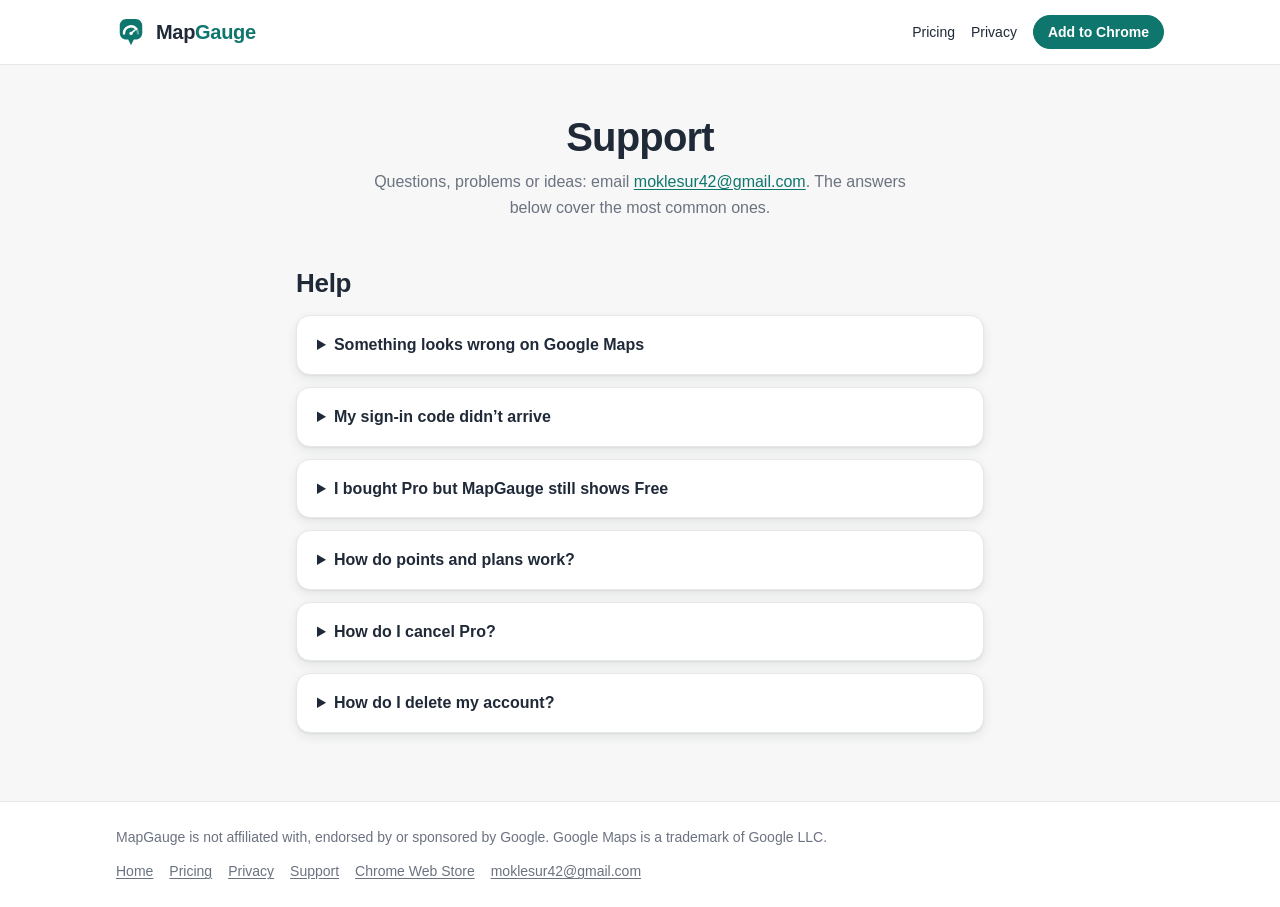
<file: support.html>
<!doctype html>
<html lang="en">
<head>
  <meta charset="utf-8">
  <meta name="viewport" content="width=device-width, initial-scale=1">
  <meta name="color-scheme" content="light dark">
  <meta name="referrer" content="no-referrer">
  <title>MapGauge support and help</title>
  <meta name="description" content="Help with MapGauge: contact, a problem on Google Maps, sign-in codes, Restore Pro, cancelling and deleting your account.">
  <link rel="icon" href="assets/icon-32.png" sizes="32x32">
  <link rel="apple-touch-icon" href="assets/icon-128.png">
  <link rel="stylesheet" href="assets/tokens.css">
  <link rel="stylesheet" href="site.css">
</head>
<body>
  <a class="skip" href="#main">Skip to content</a>
<header class="site-head">
  <div class="wrap">
    <a class="wm" href="./"><img src="assets/mapgauge-pin.svg" width="30" height="30" alt=""><span>Map<b>Gauge</b></span></a>
    <nav class="nav" aria-label="Main">
      <a href="pricing.html">Pricing</a>
      <a href="privacy.html">Privacy</a>
      <a class="btn primary small" href="https://chromewebstore.google.com/detail/imhdnnjecgkalcekgkhhnkkhgpeopabd">Add to Chrome</a>
    </nav>
  </div>
</header>

  <main id="main">
    <div class="wrap">
      <header class="page-head">
        <h1>Support</h1>
        <p>Questions, problems or ideas: email <a href="mailto:moklesur42@gmail.com">moklesur42@gmail.com</a>. The answers below cover the most common ones.</p>
      </header>
    </div>

    <section class="faq" aria-labelledby="help">
      <div class="wrap">
        <h2 id="help">Help</h2>
        <details class="card">
          <summary>Something looks wrong on Google Maps</summary>
          <p>Click the MapGauge icon in Chrome’s toolbar and choose “Report a problem”. The self-check page shows which details MapGauge could read for the businesses you saw, and “Report a problem” there opens your own email app with MapGauge’s version and the details that weren’t read (no business names or searches). You choose whether to send it.</p>
        </details>
        <details class="card">
          <summary>My sign-in code didn’t arrive</summary>
          <p>Check your spam folder. A code works once, for 10 minutes; “Send a new code” in the sign-in window sends another one. If you asked for several codes in a short time, the window says when you can try again.</p>
        </details>
        <details class="card">
          <summary>I bought Pro but MapGauge still shows Free</summary>
          <p>Signing in doesn’t turn Pro on by itself. Sign in with the email you bought Pro with, open Restore Pro in the account window and click “Look up my purchase”, or enter the licence key from your Gumroad email. The purchase’s email must match your account’s. Still Free? Email us with the email you bought it with.</p>
        </details>
        <details class="card">
          <summary>How do points and plans work?</summary>
          <p>See <a href="pricing.html">Pricing</a>: what Free and Pro include, how grid scan points work, and how to cancel.</p>
        </details>
        <details class="card">
          <summary>How do I cancel Pro?</summary>
          <p>On Gumroad, any time. Pro keeps working until the end of the month or year you paid for, then your account goes back to the Free plan.</p>
        </details>
        <details class="card">
          <summary>How do I delete my account?</summary>
          <p>Email <a href="mailto:moklesur42@gmail.com">moklesur42@gmail.com</a> from your account’s email address. What is deleted is in the <a href="privacy.html#delete">privacy policy</a>. Removing the extension deletes everything MapGauge keeps in your browser.</p>
        </details>
      </div>
    </section>
  </main>

  <footer class="site-foot">
  <div class="wrap">
    <span>MapGauge is not affiliated with, endorsed by or sponsored by Google. Google Maps is a trademark of Google LLC.</span>
    <nav aria-label="Footer">
      <a href="./">Home</a>
      <a href="pricing.html">Pricing</a>
      <a href="privacy.html">Privacy</a>
      <a href="support.html">Support</a>
      <a href="https://chromewebstore.google.com/detail/imhdnnjecgkalcekgkhhnkkhgpeopabd">Chrome Web Store</a>
      <a href="mailto:moklesur42@gmail.com">moklesur42@gmail.com</a>
    </nav>
  </div>
</footer>
</body>
</html>
</file>
<file: assets/tokens.css>
/* MapGauge design tokens: shared by the extension (badges, popup, report page) and later the website.
   Plain CSS variables, no build step. Light by default, dark via system setting or data-theme.
   :host makes the light values work inside the Shadow DOM of badges injected into Google Maps
   (always light there, to match the Maps results list). */
:root, :host {
  /* Brand */
  --mg-brand: #0F766E;
  --mg-brand-strong: #0B5A54;
  --mg-brand-soft: #E6F2F0;
  --mg-on-brand: #FFFFFF;
  --mg-brand-on-ink: #5FD0C2; /* brand text on an --mg-ink background (the Maps tip) */

  /* Surfaces and text */
  --mg-bg: #F6F7F6;
  --mg-card: #FFFFFF;
  --mg-ink: #1F2937;
  --mg-muted: #6B7280;
  --mg-line: #E5E7EB;
  --mg-hover: #F3F4F6;

  /* Score / status */
  --mg-good: #157D3C;  --mg-good-soft: #E7F6EC; /* good text on good-soft is 4.66:1 (12 px text needs 4.5:1) */
  --mg-ok:   #B45309;  --mg-ok-soft:   #FDF3E3;
  --mg-bad:  #B91C1C;  --mg-bad-soft:  #FBEAEA;
  --mg-star: #D97706;
  /* A competitor's pin on the Grid scan map: apart from the brand and the rank colours */
  --mg-pin: #7C3AED; --mg-on-pin: #FFFFFF;

  /* Type: system fonts only (no remote fonts inside the extension) */
  --mg-font: -apple-system, BlinkMacSystemFont, "Segoe UI", Roboto, Helvetica, Arial, sans-serif;
  --mg-mono: ui-monospace, SFMono-Regular, Menlo, Consolas, monospace;
  --mg-text-xs: 11px; --mg-text-sm: 12px; --mg-text-note: 12.5px; --mg-text-md: 14px; --mg-text-lg: 16px; --mg-text-xl: 20px; --mg-text-2xl: 28px;

  /* Space, radius, shadow */
  --mg-s1: 4px; --mg-s2: 8px; --mg-s3: 12px; --mg-s4: 16px; --mg-s5: 24px; --mg-s6: 32px;
  --mg-r-sm: 6px; --mg-r-md: 10px; --mg-r-lg: 14px; --mg-r-pill: 999px;
  /* Mini score rings (the Audit profile pill and box): size, stroke (in the 36-unit viewBox) and the number
     inside. Sized so a 3-digit score ("100") keeps clear space inside the ring. */
  --mg-ring-sm: 36px; --mg-ring-md: 40px; --mg-ring-stroke: 3;
  --mg-ring-text-sm: 10px; --mg-ring-text-md: var(--mg-text-xs);
  /* The Audit profile bar on Google Maps: its width when there is no panel to follow (Google's panel is about 408 px). */
  --mg-bar-width: 408px;
  --mg-shadow: 0 1px 2px rgba(16,24,40,.06), 0 4px 12px rgba(16,24,40,.08);
}
@media (prefers-color-scheme: dark) {
  :root:not([data-theme="light"]) {
    --mg-brand: #2BB3A3; --mg-brand-strong: #5FD0C2; --mg-brand-soft: #123B37; --mg-on-brand: #04201D;
    --mg-bg: #121416; --mg-card: #1B1E21; --mg-ink: #E8EAED; --mg-muted: #9AA0A6; --mg-line: #2E3236; --mg-hover: #24282C;
    --mg-good: #4ADE80; --mg-good-soft: #143322; --mg-ok: #FBBF24; --mg-ok-soft: #3A2C10; --mg-bad: #F87171; --mg-bad-soft: #3B1717; --mg-star: #FBBF24;
    --mg-pin: #A78BFA; --mg-on-pin: #1E1035;
    --mg-shadow: 0 1px 2px rgba(0,0,0,.4), 0 6px 16px rgba(0,0,0,.35);
  }
}
:root[data-theme="dark"] {
  --mg-brand: #2BB3A3; --mg-brand-strong: #5FD0C2; --mg-brand-soft: #123B37; --mg-on-brand: #04201D;
  --mg-bg: #121416; --mg-card: #1B1E21; --mg-ink: #E8EAED; --mg-muted: #9AA0A6; --mg-line: #2E3236; --mg-hover: #24282C;
  --mg-good: #4ADE80; --mg-good-soft: #143322; --mg-ok: #FBBF24; --mg-ok-soft: #3A2C10; --mg-bad: #F87171; --mg-bad-soft: #3B1717; --mg-star: #FBBF24;
  --mg-pin: #A78BFA; --mg-on-pin: #1E1035;
  --mg-shadow: 0 1px 2px rgba(0,0,0,.4), 0 6px 16px rgba(0,0,0,.35);
}
</file>
<file: site.css>
/* MapGauge website: home, pricing and privacy. Colours, sizes and radii come from tokens.css
   (a copy of shared/tokens.css, added by scripts/build-site.js). No web fonts, no scripts. */
* { box-sizing: border-box; }
html { -webkit-text-size-adjust: 100%; }
body { margin: 0; background: var(--mg-bg); color: var(--mg-ink); font: var(--mg-text-lg)/1.6 var(--mg-font); }
a { color: var(--mg-brand); text-underline-offset: 2px; }
a:hover { color: var(--mg-brand-strong); }
img, svg { max-width: 100%; }
h1, h2, h3 { line-height: 1.2; letter-spacing: -.3px; }
p, ul, ol { margin: 0 0 var(--mg-s3); }
code { font: .9em var(--mg-mono); background: var(--mg-brand-soft); padding: 1px var(--mg-s1); border-radius: var(--mg-r-sm); overflow-wrap: anywhere; }
.muted { color: var(--mg-muted); }
.small { font-size: var(--mg-text-md); }
.wrap { max-width: 1080px; margin: 0 auto; padding: 0 var(--mg-s4); }
.skip { position: absolute; left: -999px; top: var(--mg-s2); padding: var(--mg-s2) var(--mg-s3); background: var(--mg-card); border-radius: var(--mg-r-sm); }
.skip:focus { left: var(--mg-s2); z-index: 1; }

/* Header */
.site-head { background: var(--mg-card); border-bottom: 1px solid var(--mg-line); }
.site-head .wrap { display: flex; align-items: center; gap: var(--mg-s4); min-height: 64px; flex-wrap: wrap; }
.wm { display: inline-flex; align-items: center; gap: 10px; color: var(--mg-ink); font-size: var(--mg-text-xl); font-weight: 800; letter-spacing: -.3px; text-decoration: none; }
.wm b { color: var(--mg-brand); }
.wm:hover { color: var(--mg-ink); }
.nav { display: flex; align-items: center; gap: var(--mg-s4); margin-left: auto; font-size: var(--mg-text-md); }
.nav a:not(.btn) { color: var(--mg-ink); text-decoration: none; font-weight: 500; }
.nav a:not(.btn):hover, .nav a[aria-current="page"] { color: var(--mg-brand); }

/* Buttons */
.btn { display: inline-block; padding: 11px 20px; border: 1px solid var(--mg-line); border-radius: var(--mg-r-pill); background: var(--mg-card); color: var(--mg-ink); font: 600 15px/1.3 var(--mg-font); text-decoration: none; text-align: center; }
.btn:hover { border-color: var(--mg-brand); color: var(--mg-brand-strong); }
.btn.primary { border-color: var(--mg-brand); background: var(--mg-brand); color: var(--mg-on-brand); }
.btn.primary:hover { border-color: var(--mg-brand-strong); background: var(--mg-brand-strong); color: var(--mg-on-brand); }
.btn.small { padding: 7px 14px; font-size: var(--mg-text-md); }
.btn:focus-visible, a:focus-visible { outline: 2px solid var(--mg-brand); outline-offset: 2px; }
.actions { display: flex; flex-wrap: wrap; gap: var(--mg-s3); align-items: center; }

.card { background: var(--mg-card); border: 1px solid var(--mg-line); border-radius: var(--mg-r-lg); box-shadow: var(--mg-shadow); }
.pill { display: inline-block; padding: 2px 10px; border-radius: var(--mg-r-pill); background: var(--mg-brand-soft); color: var(--mg-brand-strong); font-size: var(--mg-text-sm); font-weight: 600; }
section { padding: 56px 0; }
.section-head { max-width: 640px; margin-bottom: var(--mg-s5); }
.section-head h2 { margin: 0 0 var(--mg-s2); font-size: 30px; }
.section-head p { margin: 0; color: var(--mg-muted); }

/* Home: hero */
.hero .wrap { display: grid; grid-template-columns: 1.1fr 1fr; gap: 48px; align-items: center; }
.hero h1 { margin: var(--mg-s4) 0; font-size: 46px; line-height: 1.08; letter-spacing: -1px; }
.lead { margin: 0 0 var(--mg-s5); font-size: 19px; color: var(--mg-muted); max-width: 32em; }
.note { margin: var(--mg-s3) 0 0; font-size: var(--mg-text-md); color: var(--mg-muted); }

/* Example report (pure HTML/CSS, no screenshot) */
.example { margin: 0; padding: var(--mg-s5); }
.example-head { display: flex; align-items: center; gap: var(--mg-s4); padding-bottom: var(--mg-s4); border-bottom: 1px solid var(--mg-line); }
.example-head > div { display: grid; gap: 2px; font-size: var(--mg-text-md); }
.example-head b { font-size: var(--mg-text-lg); }
.good { color: var(--mg-good); font-weight: 600; }
.todo { list-style: none; margin: var(--mg-s4) 0 var(--mg-s3); padding: 0; display: grid; gap: var(--mg-s2); font-size: var(--mg-text-md); }
.todo li { display: flex; justify-content: space-between; gap: var(--mg-s3); }
.todo b { color: var(--mg-ok); }
.example figcaption { font-size: var(--mg-text-sm); color: var(--mg-muted); }
.ring-wrap { position: relative; flex: none; width: 104px; height: 104px; }
.ring { width: 100%; height: 100%; transform: rotate(-90deg); }
.ring circle { fill: none; stroke-width: 12; }
.ring .track { stroke: var(--mg-line); }
.ring .value { stroke: var(--mg-good); }
.ring-label { position: absolute; inset: 0; display: grid; place-content: center; justify-items: center; line-height: 1.1; }
.ring-label b { font-size: 30px; }
.ring-label small { font-size: var(--mg-text-sm); color: var(--mg-muted); }

/* Home: grids */
.alt { background: var(--mg-card); border-block: 1px solid var(--mg-line); }
.grid { display: grid; grid-template-columns: repeat(3, 1fr); gap: var(--mg-s4); list-style: none; margin: 0; padding: 0; }
.grid > li { padding: var(--mg-s5) 20px; }
.grid h3 { margin: 0 0 var(--mg-s2); font-size: 18px; }
.grid p { margin: 0; color: var(--mg-muted); font-size: 15px; }
.num { display: inline-grid; place-items: center; width: 30px; height: 30px; margin-right: var(--mg-s2); border-radius: 50%; background: var(--mg-brand-soft); color: var(--mg-brand-strong); font-size: var(--mg-text-md); }
.checks { columns: 2; gap: 40px; margin: 0; padding: 0; list-style: none; }
.checks li { break-inside: avoid; padding: 0 0 var(--mg-s3) 28px; position: relative; }
.checks li::before { content: ""; position: absolute; left: 0; top: .45em; width: 16px; height: 9px; border: solid var(--mg-good); border-width: 0 0 3px 3px; transform: rotate(-45deg); }
.checks b { display: block; }
.checks span { color: var(--mg-muted); font-size: 15px; }

/* Privacy band */
.privacy-band .wrap { display: flex; gap: var(--mg-s5); align-items: flex-start; }
.shield { flex: none; width: 48px; height: 48px; fill: none; stroke: var(--mg-brand); stroke-width: 1.8; stroke-linecap: round; stroke-linejoin: round; }
.privacy-band h2 { margin: 0 0 var(--mg-s2); font-size: 26px; }
.privacy-band ul { margin: 0 0 var(--mg-s3); padding-left: 20px; }

/* CTA */
.cta { text-align: center; }
.cta h2 { margin: 0 0 var(--mg-s2); font-size: 30px; }
.cta .actions { justify-content: center; margin-top: var(--mg-s4); }

/* Pricing */
.page-head { padding: 48px 0 var(--mg-s5); text-align: center; }
.page-head h1 { margin: 0 0 var(--mg-s2); font-size: 40px; letter-spacing: -.8px; }
.page-head p { margin: 0 auto; max-width: 36em; color: var(--mg-muted); }
.plans { display: grid; grid-template-columns: repeat(2, minmax(0, 420px)); justify-content: center; gap: var(--mg-s5); padding: 0 0 var(--mg-s5); }
.plan { display: flex; flex-direction: column; padding: var(--mg-s6) 28px; }
.plan.pro { border: 2px solid var(--mg-brand); }
.plan-head { display: flex; align-items: center; justify-content: space-between; gap: var(--mg-s3); }
.plan h2 { margin: 0; font-size: 24px; }
.price { margin: var(--mg-s4) 0 0; font-size: 44px; font-weight: 800; letter-spacing: -1px; line-height: 1; }
.price small { font-size: var(--mg-text-lg); font-weight: 500; color: var(--mg-muted); letter-spacing: 0; }
.price-note { margin: var(--mg-s2) 0 var(--mg-s5); color: var(--mg-muted); font-size: 15px; }
.features { list-style: none; margin: 0 0 var(--mg-s5); padding: 0; display: grid; gap: 10px; font-size: 15px; }
.features li { position: relative; padding-left: 26px; }
.features li::before { content: ""; position: absolute; left: 2px; top: .4em; width: 12px; height: 7px; border: solid var(--mg-good); border-width: 0 0 2.5px 2.5px; transform: rotate(-45deg); }
.plan .btn { margin-top: auto; }
.plan .after { margin: var(--mg-s3) 0 0; font-size: var(--mg-text-md); color: var(--mg-muted); text-align: center; }
.faq { max-width: 720px; margin: 0 auto; padding: var(--mg-s5) 0 56px; }
.faq h2 { font-size: 26px; margin: 0 0 var(--mg-s4); }
.faq details { padding: var(--mg-s4) 20px; margin-bottom: var(--mg-s3); }
.faq summary { cursor: pointer; font-weight: 600; }
.faq details p { margin: var(--mg-s2) 0 0; color: var(--mg-muted); font-size: 15px; }

/* Privacy policy */
.policy { max-width: 760px; margin: 0 auto; padding: var(--mg-s6) var(--mg-s4) 56px; }
.policy h1 { font-size: var(--mg-text-2xl); margin: 0 0 var(--mg-s1); }
.policy h2 { font-size: var(--mg-text-xl); margin: 0 0 var(--mg-s3); }
.policy h3 { font-size: var(--mg-text-lg); margin: var(--mg-s4) 0 var(--mg-s2); }
.policy li + li { margin-top: var(--mg-s1); }
.policy .muted { font-size: var(--mg-text-md); }
.policy .card { padding: var(--mg-s5) var(--mg-s4); margin-bottom: var(--mg-s4); }
.policy .card > :last-child { margin-bottom: 0; }
.summary { background: var(--mg-good-soft); border-left: 4px solid var(--mg-good); border-radius: var(--mg-r-md); padding: var(--mg-s4); margin: var(--mg-s5) 0; }
.summary p:last-child { margin-bottom: 0; }
.table-wrap { overflow-x: auto; margin-bottom: var(--mg-s3); }
table { width: 100%; border-collapse: collapse; font-size: var(--mg-text-md); }
th, td { text-align: left; vertical-align: top; padding: var(--mg-s2) var(--mg-s3); border-bottom: 1px solid var(--mg-line); }
th { color: var(--mg-muted); font-weight: 600; }
tr:last-child td { border-bottom: 0; }

/* Footer */
.site-foot { border-top: 1px solid var(--mg-line); background: var(--mg-card); padding: var(--mg-s5) 0; font-size: var(--mg-text-md); color: var(--mg-muted); }
.site-foot .wrap { display: flex; flex-wrap: wrap; justify-content: space-between; gap: var(--mg-s3) var(--mg-s5); }
.site-foot nav { display: flex; flex-wrap: wrap; gap: var(--mg-s4); }
.site-foot a { color: var(--mg-muted); }
.site-foot a:hover { color: var(--mg-brand); }

/* Tablet and phone */
@media (max-width: 860px) {
  .hero .wrap { grid-template-columns: 1fr; gap: var(--mg-s6); }
  .hero h1 { font-size: 36px; }
  .grid { grid-template-columns: 1fr; }
  .checks { columns: 1; }
  .plans { grid-template-columns: minmax(0, 480px); }
}
@media (max-width: 520px) {
  section { padding: 40px 0; }
  .hero h1 { font-size: 31px; }
  .lead { font-size: 17px; }
  .section-head h2, .cta h2 { font-size: 25px; }
  .page-head h1 { font-size: 31px; }
  .site-head .wrap { padding-top: var(--mg-s3); }
  .nav { gap: var(--mg-s3); margin-left: 0; width: 100%; padding-bottom: var(--mg-s3); }
  .nav .btn { margin-left: auto; }
  .privacy-band .wrap { flex-direction: column; gap: var(--mg-s3); }
  .actions .btn { flex: 1 1 100%; }
}
</file>
